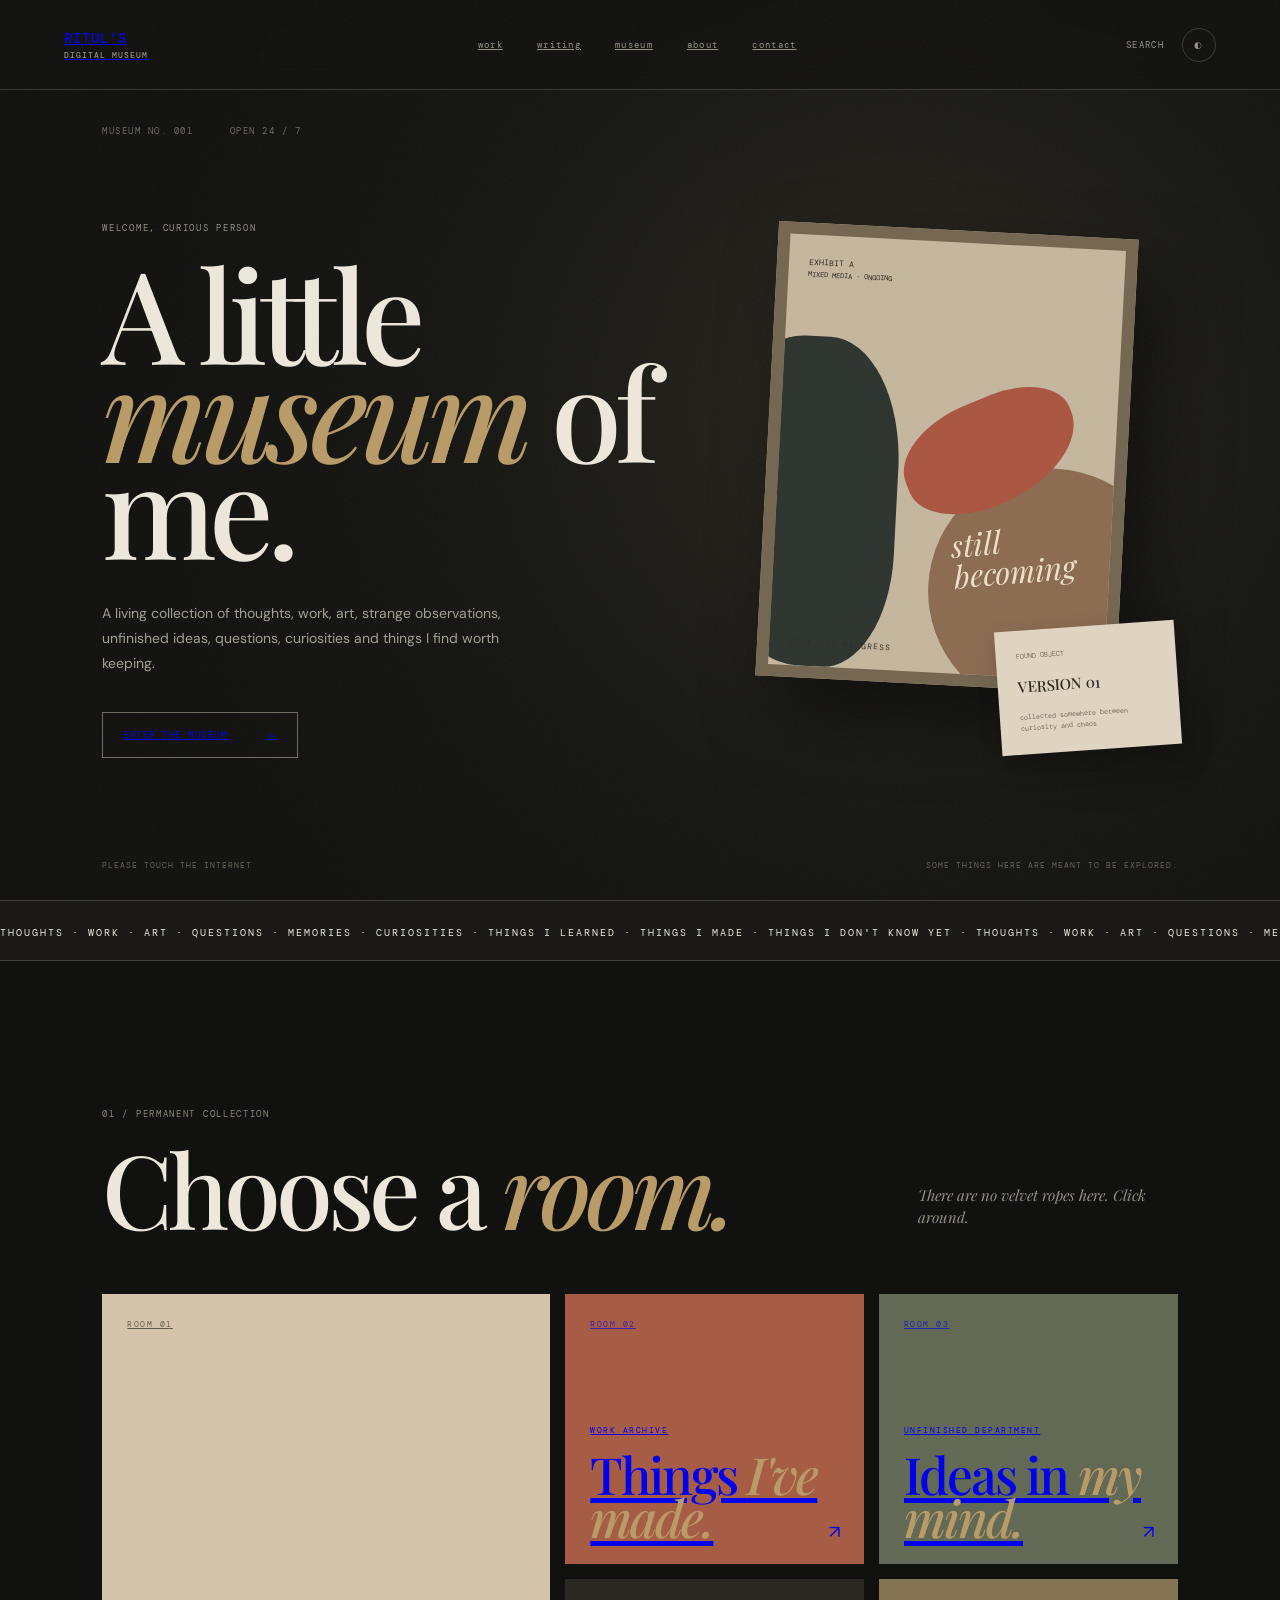
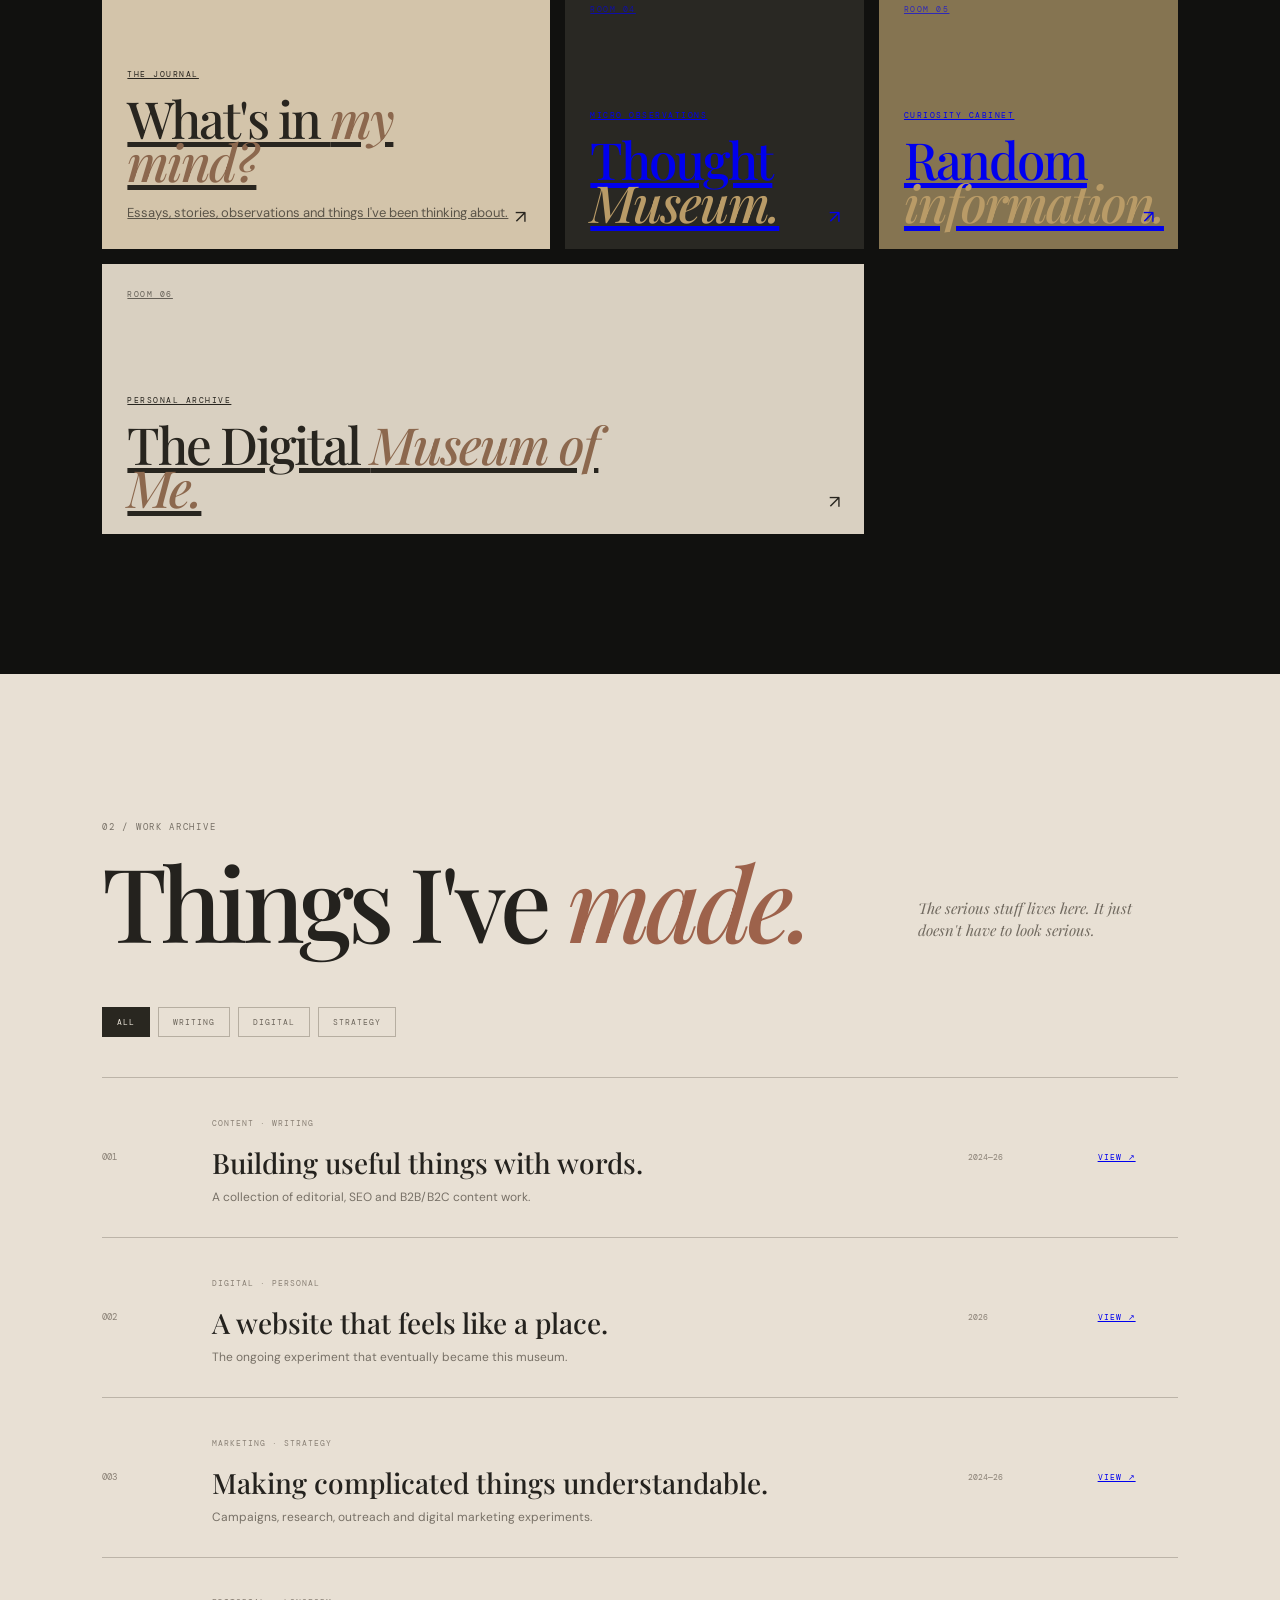
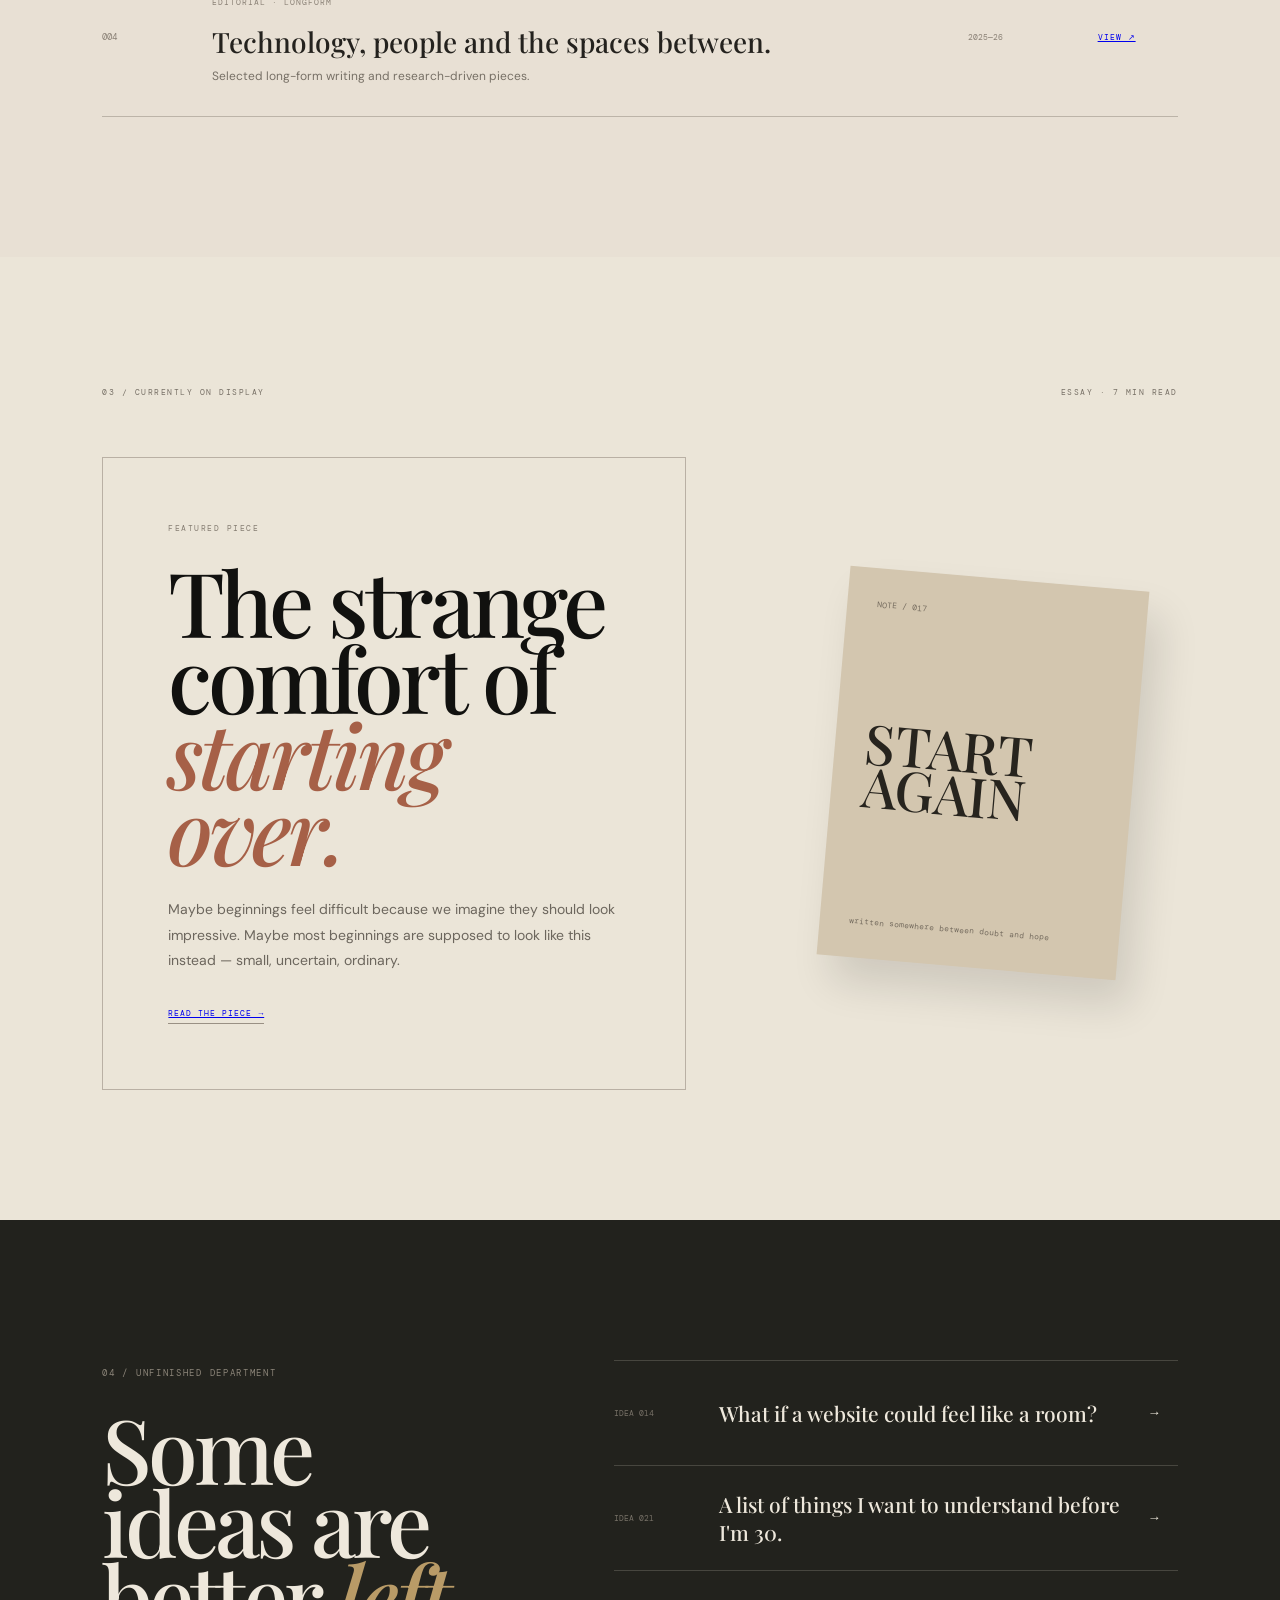
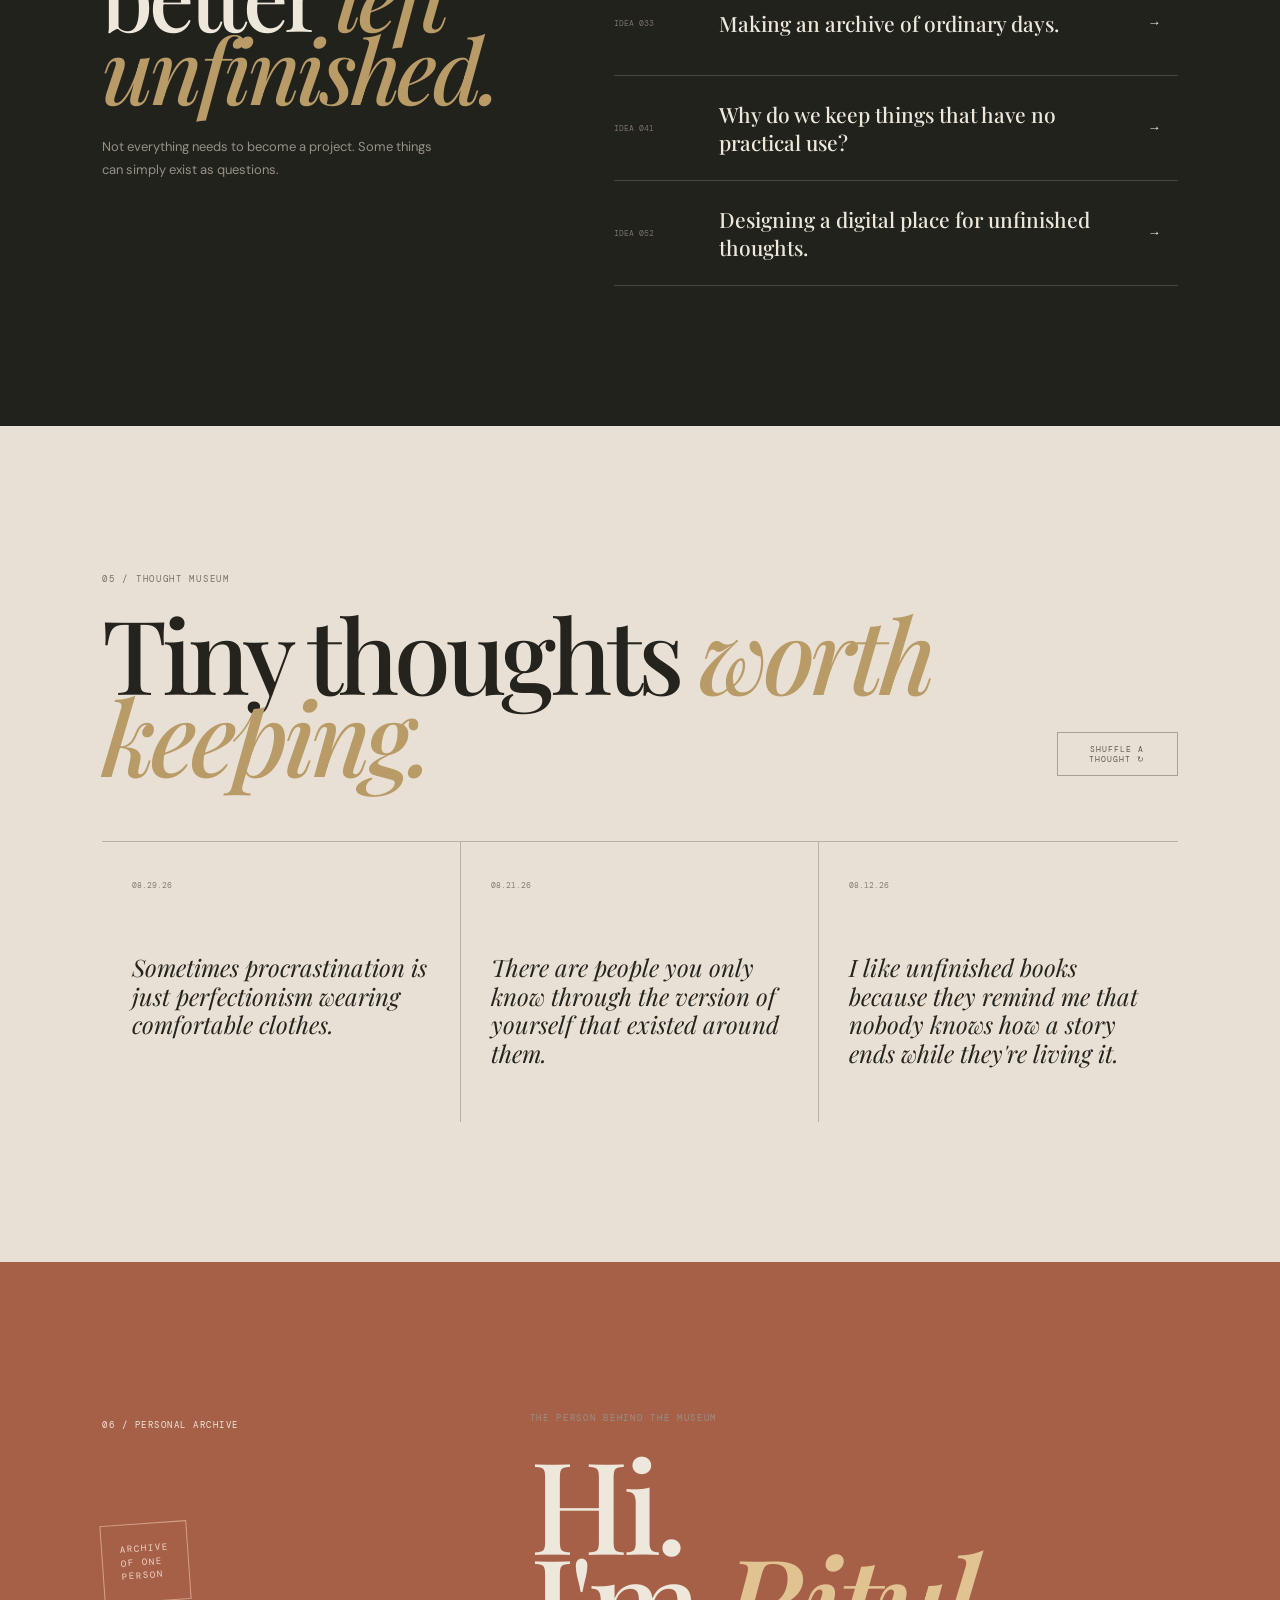
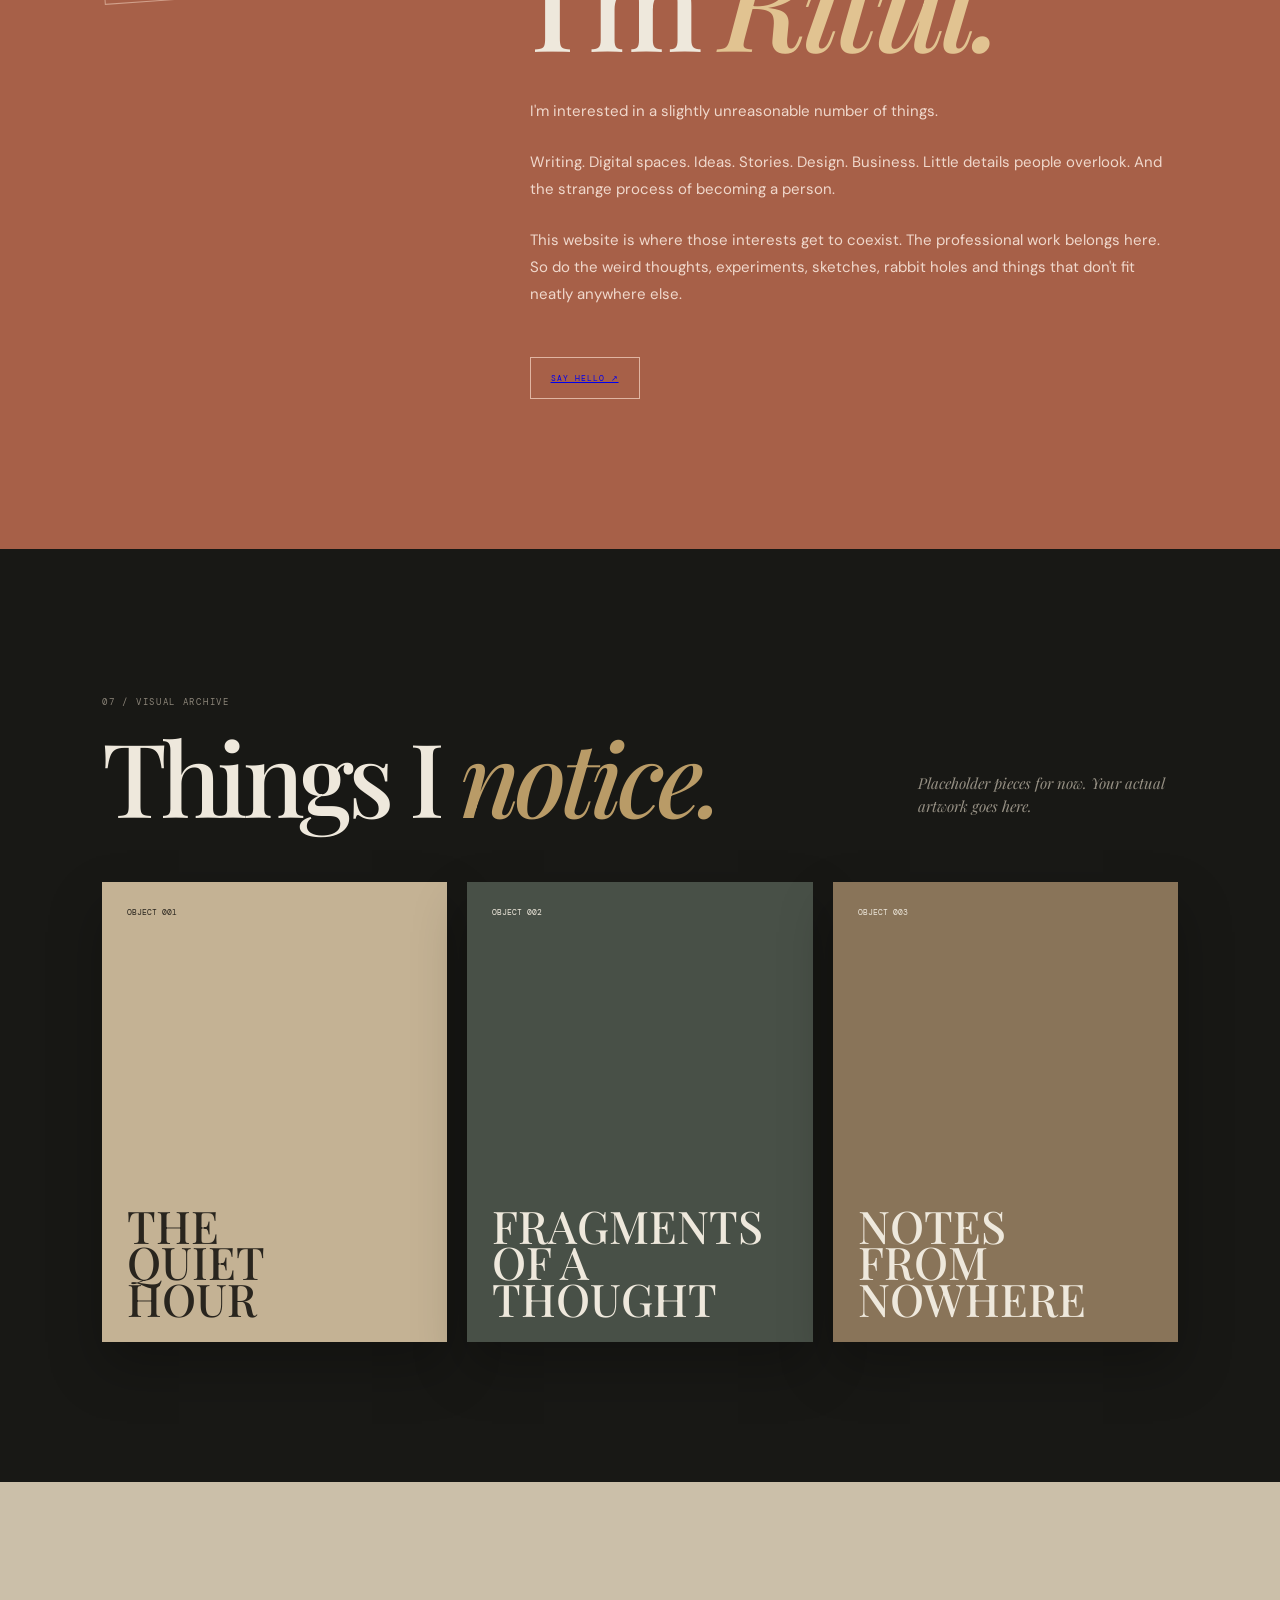
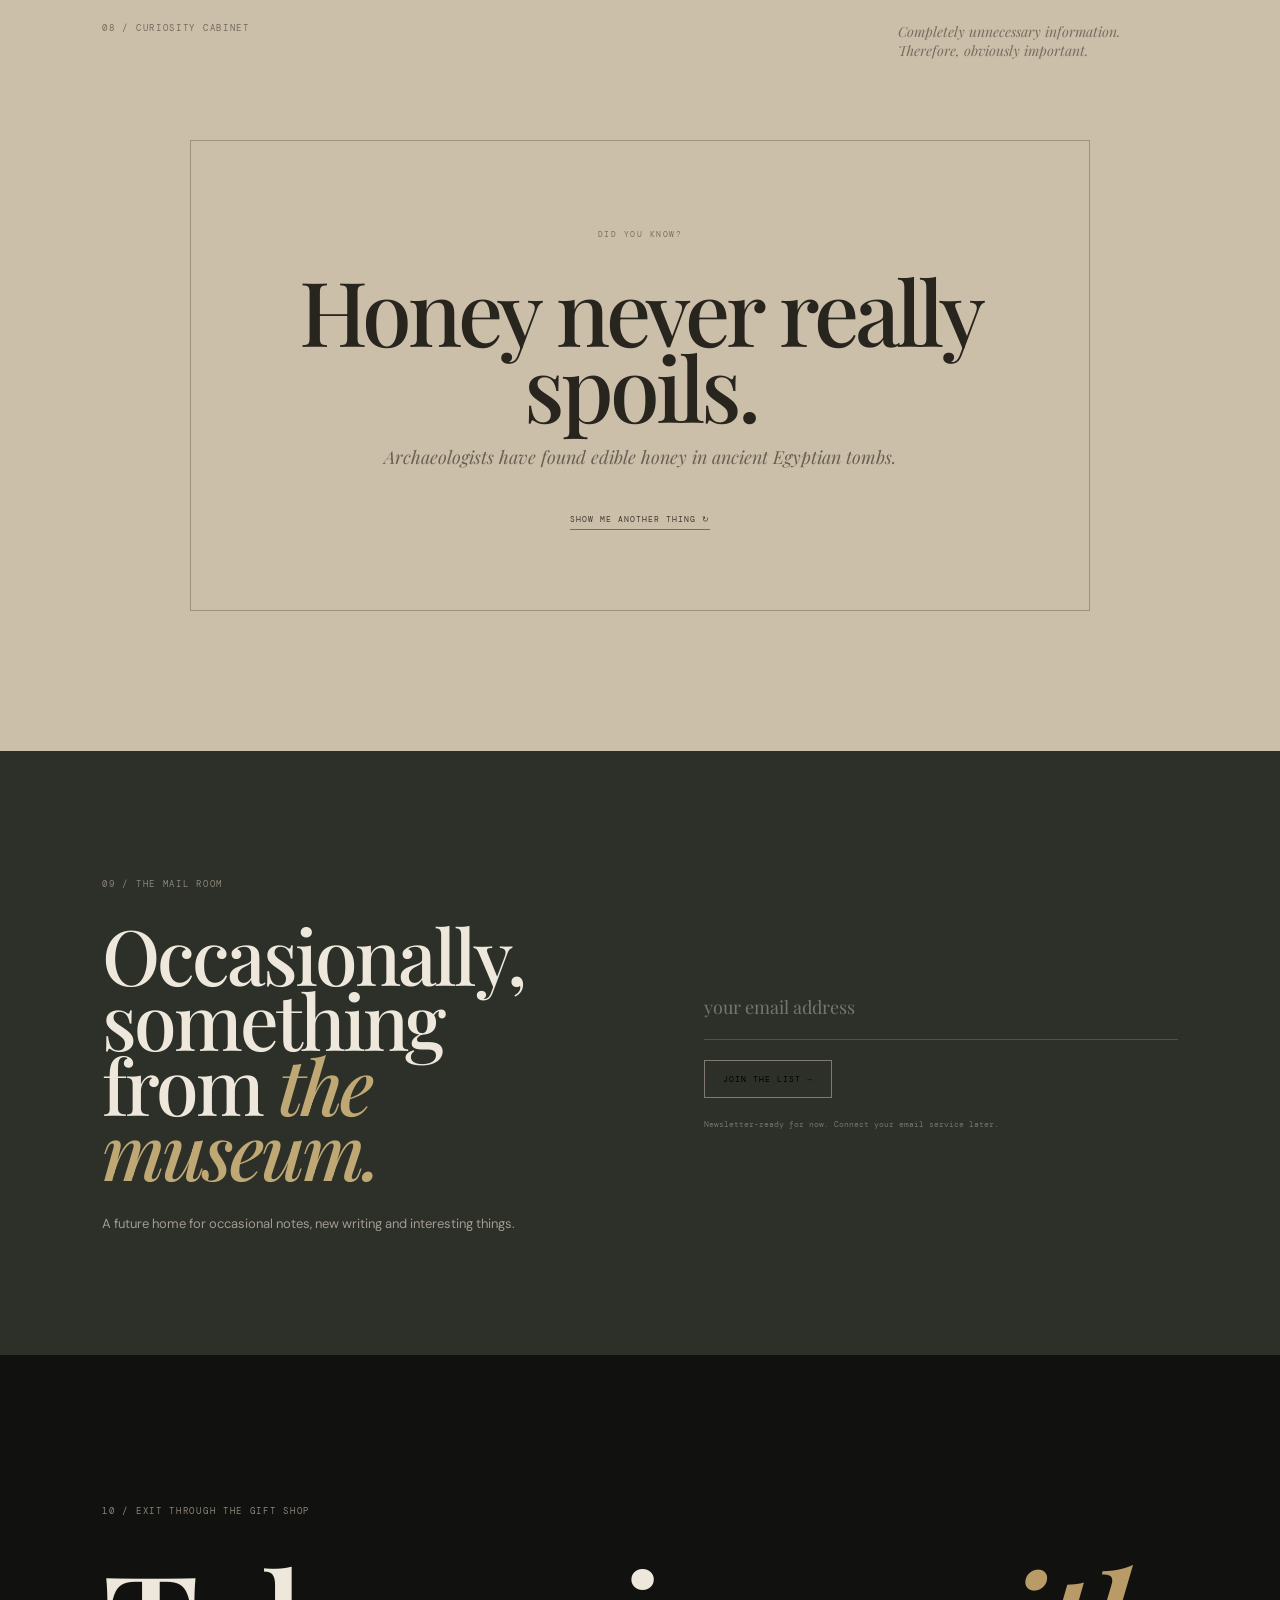
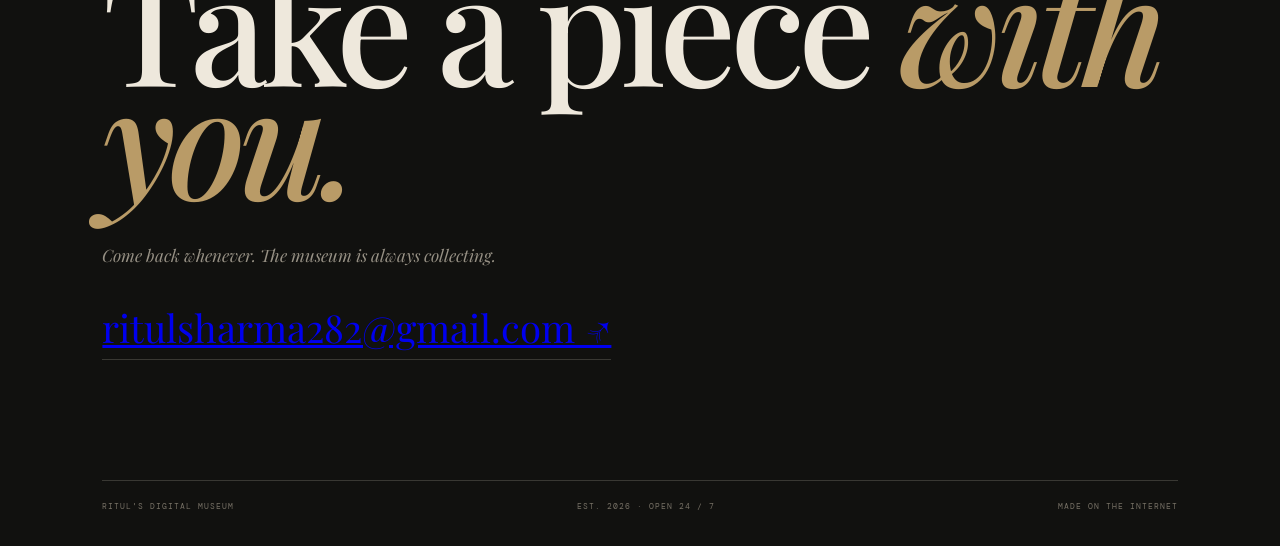
<file: index.html>
<!DOCTYPE html>
<html lang="en">
<head>
    <meta charset="UTF-8">
    <meta name="viewport" content="width=device-width, initial-scale=1.0">

    <title>Ritul's Digital Museum</title>

    <meta name="description"
          content="A little digital museum of thoughts, work, art, observations, ideas and everything in between.">

    <link rel="preconnect" href="https://fonts.googleapis.com">
    <link rel="preconnect" href="https://fonts.gstatic.com" crossorigin>

    <link href="https://fonts.googleapis.com/css2?family=DM+Mono:wght@400;500&family=DM+Sans:wght@400;500;600&family=Playfair+Display:ital,wght@0,500;0,600;1,500&display=swap"
          rel="stylesheet">

    <link rel="stylesheet" href="style.css">
</head>

<body>

<div class="grain"></div>

<header class="header">

    <a href="#home" class="logo">
        RITUL'S
        <span>DIGITAL MUSEUM</span>
    </a>

    <nav class="desktop-nav">
        <a href="#work">work</a>
        <a href="#mind">writing</a>
        <a href="#museum">museum</a>
        <a href="#about">about</a>
        <a href="#contact">contact</a>
    </nav>

    <div class="header-actions">

        <button class="search-button" id="searchOpen">
            SEARCH
        </button>

        <button class="theme-button" id="themeToggle">
            ◐
        </button>

        <button class="menu-button" id="menuButton">
            MENU
        </button>

    </div>

</header>


<!-- MOBILE MENU -->

<div class="mobile-menu" id="mobileMenu">

    <button class="mobile-close" id="mobileClose">CLOSE ×</button>

    <a href="#work">WORK</a>
    <a href="#mind">WRITING</a>
    <a href="#museum">MUSEUM</a>
    <a href="#about">ABOUT</a>
    <a href="#contact">CONTACT</a>

</div>


<!-- SEARCH -->

<div class="search-overlay" id="searchOverlay">

    <button class="search-close" id="searchClose">
        CLOSE ×
    </button>

    <div class="search-inner">

        <p class="eyebrow">THE MUSEUM SEARCH</p>

        <h2>
            What are you
            <i>looking for?</i>
        </h2>

        <input
            type="search"
            id="searchInput"
            placeholder="Try “ideas”, “writing”, “work”..."
        >

        <div id="searchResults"></div>

    </div>

</div>


<main>


<!-- =========================================
     HERO
========================================= -->

<section class="hero" id="home">

    <div class="hero-number">
        MUSEUM NO. 001
        <span>OPEN 24 / 7</span>
    </div>


    <div class="hero-copy">

        <p class="eyebrow">
            WELCOME, CURIOUS PERSON
        </p>

        <h1>
            A little
            <em>museum</em>
            of me.
        </h1>

        <p class="hero-description">
            A living collection of thoughts, work, art,
            strange observations, unfinished ideas,
            questions, curiosities and things I find
            worth keeping.
        </p>

        <a href="#museum" class="museum-button">
            ENTER THE MUSEUM
            <span>↘</span>
        </a>

    </div>


    <!-- HERO INSTALLATION -->

    <div class="hero-installation">

        <div class="art-frame">

            <div class="frame-top">
                EXHIBIT A
                <span>MIXED MEDIA · ONGOING</span>
            </div>

            <div class="abstract-shape shape-one"></div>
            <div class="abstract-shape shape-two"></div>
            <div class="abstract-shape shape-three"></div>

            <div class="frame-writing">
                still
                <br>
                becoming
            </div>

            <div class="frame-bottom">
                SELF, IN PROGRESS
            </div>

        </div>


        <div class="object-label">

            <span>FOUND OBJECT</span>

            <strong>
                VERSION 01
            </strong>

            <small>
                collected somewhere between
                curiosity and chaos
            </small>

        </div>

    </div>


    <div class="hero-footer">

        <span>
            PLEASE TOUCH THE INTERNET
        </span>

        <span>
            SOME THINGS HERE ARE MEANT TO BE EXPLORED.
        </span>

    </div>

</section>


<!-- =========================================
     MARQUEE
========================================= -->

<div class="marquee">

    <div class="marquee-track">

        THOUGHTS · WORK · ART · QUESTIONS · MEMORIES ·
        CURIOSITIES · THINGS I LEARNED · THINGS I MADE ·
        THINGS I DON'T KNOW YET ·

        THOUGHTS · WORK · ART · QUESTIONS · MEMORIES ·
        CURIOSITIES · THINGS I LEARNED · THINGS I MADE ·
        THINGS I DON'T KNOW YET ·

    </div>

</div>


<!-- =========================================
     MUSEUM MAP
========================================= -->

<section class="section museum-section" id="museum">

    <div class="section-heading">

        <div>
            <span class="section-number">01 / PERMANENT COLLECTION</span>
            <h2>
                Choose a
                <i>room.</i>
            </h2>
        </div>

        <p>
            There are no velvet ropes here.
            Click around.
        </p>

    </div>


    <div class="museum-grid">


        <a href="#mind" class="room-card room-large">

            <span class="room-number">ROOM 01</span>

            <div class="room-content">

                <small>THE JOURNAL</small>

                <h3>
                    What's in
                    <i>my mind?</i>
                </h3>

                <p>
                    Essays, stories, observations
                    and things I've been thinking about.
                </p>

            </div>

            <span class="room-arrow">↗</span>

        </a>


        <a href="#work" class="room-card room-work">

            <span class="room-number">ROOM 02</span>

            <div class="room-content">

                <small>WORK ARCHIVE</small>

                <h3>
                    Things
                    <i>I've made.</i>
                </h3>

            </div>

            <span class="room-arrow">↗</span>

        </a>


        <a href="#ideas" class="room-card room-ideas">

            <span class="room-number">ROOM 03</span>

            <div class="room-content">

                <small>UNFINISHED DEPARTMENT</small>

                <h3>
                    Ideas in
                    <i>my mind.</i>
                </h3>

            </div>

            <span class="room-arrow">↗</span>

        </a>


        <a href="#thoughts" class="room-card room-thoughts">

            <span class="room-number">ROOM 04</span>

            <div class="room-content">

                <small>MICRO OBSERVATIONS</small>

                <h3>
                    Thought
                    <i>Museum.</i>
                </h3>

            </div>

            <span class="room-arrow">↗</span>

        </a>


        <a href="#random" class="room-card room-random">

            <span class="room-number">ROOM 05</span>

            <div class="room-content">

                <small>CURIOSITY CABINET</small>

                <h3>
                    Random
                    <i>information.</i>
                </h3>

            </div>

            <span class="room-arrow">↗</span>

        </a>


        <a href="#about" class="room-card room-me">

            <span class="room-number">ROOM 06</span>

            <div class="room-content">

                <small>PERSONAL ARCHIVE</small>

                <h3>
                    The Digital
                    <i>Museum of Me.</i>
                </h3>

            </div>

            <span class="room-arrow">↗</span>

        </a>

    </div>

</section>


<!-- =========================================
     WORK
========================================= -->

<section class="section work-section" id="work">

    <div class="section-heading">

        <div>

            <span class="section-number">
                02 / WORK ARCHIVE
            </span>

            <h2>
                Things I've
                <i>made.</i>
            </h2>

        </div>

        <p>
            The serious stuff lives here.
            It just doesn't have to look serious.
        </p>

    </div>


    <div class="work-filter">

        <button class="filter active" data-filter="all">
            ALL
        </button>

        <button class="filter" data-filter="writing">
            WRITING
        </button>

        <button class="filter" data-filter="digital">
            DIGITAL
        </button>

        <button class="filter" data-filter="strategy">
            STRATEGY
        </button>

    </div>


    <div class="work-list">


        <article class="work-item" data-category="writing">

            <div class="work-index">001</div>

            <div class="work-info">

                <span>CONTENT · WRITING</span>

                <h3>
                    Building useful things
                    with words.
                </h3>

                <p>
                    A collection of editorial,
                    SEO and B2B/B2C content work.
                </p>

            </div>

            <div class="work-year">
                2024—26
            </div>

            <a href="#" class="work-open">
                VIEW ↗
            </a>

        </article>


        <article class="work-item" data-category="digital">

            <div class="work-index">002</div>

            <div class="work-info">

                <span>DIGITAL · PERSONAL</span>

                <h3>
                    A website that feels
                    like a place.
                </h3>

                <p>
                    The ongoing experiment that
                    eventually became this museum.
                </p>

            </div>

            <div class="work-year">
                2026
            </div>

            <a href="#" class="work-open">
                VIEW ↗
            </a>

        </article>


        <article class="work-item" data-category="strategy">

            <div class="work-index">003</div>

            <div class="work-info">

                <span>MARKETING · STRATEGY</span>

                <h3>
                    Making complicated
                    things understandable.
                </h3>

                <p>
                    Campaigns, research, outreach and
                    digital marketing experiments.
                </p>

            </div>

            <div class="work-year">
                2024—26
            </div>

            <a href="#" class="work-open">
                VIEW ↗
            </a>

        </article>


        <article class="work-item" data-category="writing">

            <div class="work-index">004</div>

            <div class="work-info">

                <span>EDITORIAL · LONGFORM</span>

                <h3>
                    Technology,
                    people and the spaces between.
                </h3>

                <p>
                    Selected long-form writing and
                    research-driven pieces.
                </p>

            </div>

            <div class="work-year">
                2025—26
            </div>

            <a href="#" class="work-open">
                VIEW ↗
            </a>

        </article>

    </div>

</section>


<!-- =========================================
     FEATURED ARTICLE
========================================= -->

<section class="featured-section" id="mind">

    <div class="featured-inner">

        <div class="featured-meta">

            <span>
                03 / CURRENTLY ON DISPLAY
            </span>

            <span>
                ESSAY · 7 MIN READ
            </span>

        </div>


        <div class="featured-layout">

            <div class="featured-text">

                <p class="piece-label">
                    FEATURED PIECE
                </p>

                <h2>
                    The strange comfort
                    of <i>starting over.</i>
                </h2>

                <p>
                    Maybe beginnings feel difficult because
                    we imagine they should look impressive.

                    Maybe most beginnings are supposed to
                    look like this instead — small, uncertain,
                    ordinary.
                </p>

                <a href="article.html" class="read-link">
                    READ THE PIECE →
                </a>

            </div>


            <div class="featured-object">

                <div class="paper">

                    <span>
                        NOTE / 017
                    </span>

                    <strong>
                        START
                        <br>
                        AGAIN
                    </strong>

                    <small>
                        written somewhere
                        between doubt
                        and hope
                    </small>

                </div>

            </div>

        </div>

    </div>

</section>


<!-- =========================================
     IDEAS
========================================= -->

<section class="section ideas-section" id="ideas">

    <div class="ideas-intro">

        <span class="section-number">
            04 / UNFINISHED DEPARTMENT
        </span>

        <h2>
            Some ideas
            are better
            <i>left unfinished.</i>
        </h2>

        <p>
            Not everything needs to become a project.
            Some things can simply exist as questions.
        </p>

    </div>


    <div class="ideas-list">

        <button class="idea-row">

            <span>IDEA 014</span>

            <strong>
                What if a website could feel like a room?
            </strong>

            <i>→</i>

        </button>


        <button class="idea-row">

            <span>IDEA 021</span>

            <strong>
                A list of things I want to understand before I'm 30.
            </strong>

            <i>→</i>

        </button>


        <button class="idea-row">

            <span>IDEA 033</span>

            <strong>
                Making an archive of ordinary days.
            </strong>

            <i>→</i>

        </button>


        <button class="idea-row">

            <span>IDEA 041</span>

            <strong>
                Why do we keep things that have no practical use?
            </strong>

            <i>→</i>

        </button>


        <button class="idea-row">

            <span>IDEA 052</span>

            <strong>
                Designing a digital place for unfinished thoughts.
            </strong>

            <i>→</i>

        </button>

    </div>

</section>


<!-- =========================================
     THOUGHT MUSEUM
========================================= -->

<section class="section thought-section" id="thoughts">

    <div class="section-heading">

        <div>

            <span class="section-number">
                05 / THOUGHT MUSEUM
            </span>

            <h2>
                Tiny thoughts
                <i>worth keeping.</i>
            </h2>

        </div>

        <button class="shuffle-button" id="shuffleThought">
            SHUFFLE A THOUGHT ↻
        </button>

    </div>


    <div class="thought-grid">


        <article class="thought-card">

            <span>08.29.26</span>

            <p>
                Sometimes procrastination is just
                perfectionism wearing comfortable clothes.
            </p>

        </article>


        <article class="thought-card">

            <span>08.21.26</span>

            <p>
                There are people you only know through
                the version of yourself that existed around them.
            </p>

        </article>


        <article class="thought-card">

            <span>08.12.26</span>

            <p>
                I like unfinished books because they remind
                me that nobody knows how a story ends while
                they're living it.
            </p>

        </article>


        <article class="thought-card hidden-thought">

            <span>07.30.26</span>

            <p>
                Maybe collecting things is just another
                way of paying attention.
            </p>

        </article>


        <article class="thought-card hidden-thought">

            <span>07.17.26</span>

            <p>
                Some places become important because of
                who we were when we stood inside them.
            </p>

        </article>

    </div>

</section>


<!-- =========================================
     DIGITAL MUSEUM OF ME
========================================= -->

<section class="me-section" id="about">

    <div class="me-inner">

        <div class="me-label">

            <span>
                06 / PERSONAL ARCHIVE
            </span>

            <div class="archive-stamp">
                ARCHIVE
                <br>
                OF ONE
                <br>
                PERSON
            </div>

        </div>


        <div class="me-content">

            <p class="eyebrow">
                THE PERSON BEHIND THE MUSEUM
            </p>

            <h2>
                Hi.
                <br>
                I'm <i>Ritul.</i>
            </h2>

            <p>
                I'm interested in a slightly unreasonable
                number of things.
            </p>

            <p>
                Writing. Digital spaces. Ideas. Stories.
                Design. Business. Little details people
                overlook. And the strange process of
                becoming a person.
            </p>

            <p>
                This website is where those interests get
                to coexist. The professional work belongs
                here. So do the weird thoughts, experiments,
                sketches, rabbit holes and things that don't
                fit neatly anywhere else.
            </p>

            <a href="#contact" class="outline-button">
                SAY HELLO ↗
            </a>

        </div>

    </div>

</section>


<!-- =========================================
     ARTWORK
========================================= -->

<section class="section artwork-section" id="art">

    <div class="section-heading">

        <div>

            <span class="section-number">
                07 / VISUAL ARCHIVE
            </span>

            <h2>
                Things I
                <i>notice.</i>
            </h2>

        </div>

        <p>
            Placeholder pieces for now.
            Your actual artwork goes here.
        </p>

    </div>


    <div class="artwork-grid">

        <div class="art-card art-one">

            <span>OBJECT 001</span>

            <strong>
                THE
                <br>
                QUIET
                <br>
                HOUR
            </strong>

        </div>


        <div class="art-card art-two">

            <span>OBJECT 002</span>

            <strong>
                FRAGMENTS
                <br>
                OF A
                <br>
                THOUGHT
            </strong>

        </div>


        <div class="art-card art-three">

            <span>OBJECT 003</span>

            <strong>
                NOTES
                <br>
                FROM
                <br>
                NOWHERE
            </strong>

        </div>

    </div>

</section>


<!-- =========================================
     CURIOSITY CABINET
========================================= -->

<section class="section random-section" id="random">

    <div class="random-label">

        <span class="section-number">
            08 / CURIOSITY CABINET
        </span>

        <p>
            Completely unnecessary information.
            Therefore, obviously important.
        </p>

    </div>


    <div class="random-display">

        <span>
            DID YOU KNOW?
        </span>

        <h2 id="randomFact">
            Honey never really spoils.
        </h2>

        <p id="randomExplanation">
            Archaeologists have found edible honey
            in ancient Egyptian tombs.
        </p>

        <button id="randomButton">
            SHOW ME ANOTHER THING ↻
        </button>

    </div>

</section>


<!-- =========================================
     NEWSLETTER
========================================= -->

<section class="newsletter">

    <div>

        <span class="section-number">
            09 / THE MAIL ROOM
        </span>

        <h2>
            Occasionally,
            something from
            <i>the museum.</i>
        </h2>

        <p>
            A future home for occasional notes,
            new writing and interesting things.
        </p>

    </div>


    <form id="newsletterForm">

        <input
            type="email"
            placeholder="your email address"
            required
        >

        <button type="submit">
            JOIN THE LIST →
        </button>

        <small id="newsletterMessage">
            Newsletter-ready for now.
            Connect your email service later.
        </small>

    </form>

</section>


<!-- =========================================
     CONTACT
========================================= -->

<section class="contact-section" id="contact">

    <span class="section-number">
        10 / EXIT THROUGH THE GIFT SHOP
    </span>

    <h2>
        Take a piece
        <i>with you.</i>
    </h2>

    <p>
        Come back whenever.
        The museum is always collecting.
    </p>

    <a href="https://mail.google.com/mail/?view=cm&fs=1&to=ritulsharma282@gmail.com" target="_blank">
    ritulsharma282@gmail.com ↗
</a>


    <footer>

        <span>
            RITUL'S DIGITAL MUSEUM
        </span>

        <span>
            EST. 2026 · OPEN 24 / 7
        </span>

        <span>
            MADE ON THE INTERNET
        </span>

    </footer>

</section>


</main>


<script src="script.js"></script>

</body>
</html>
</file>
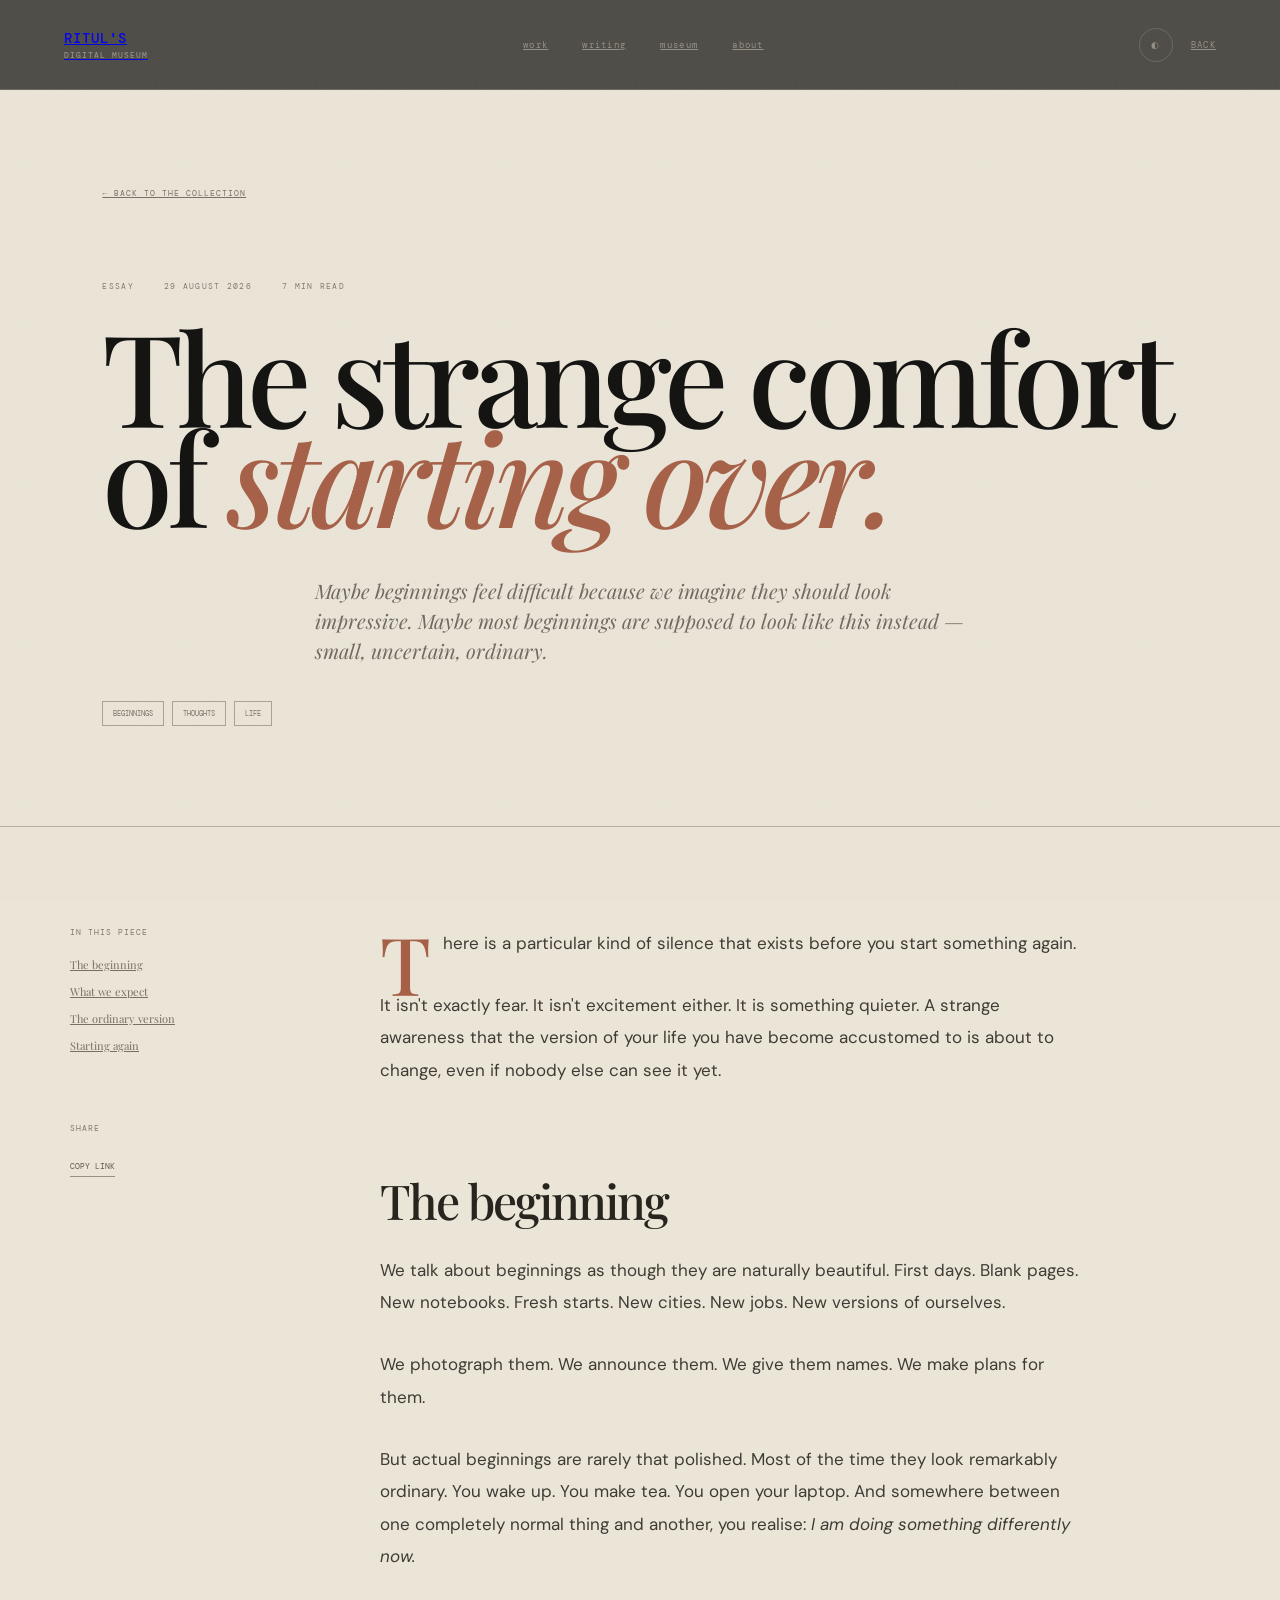
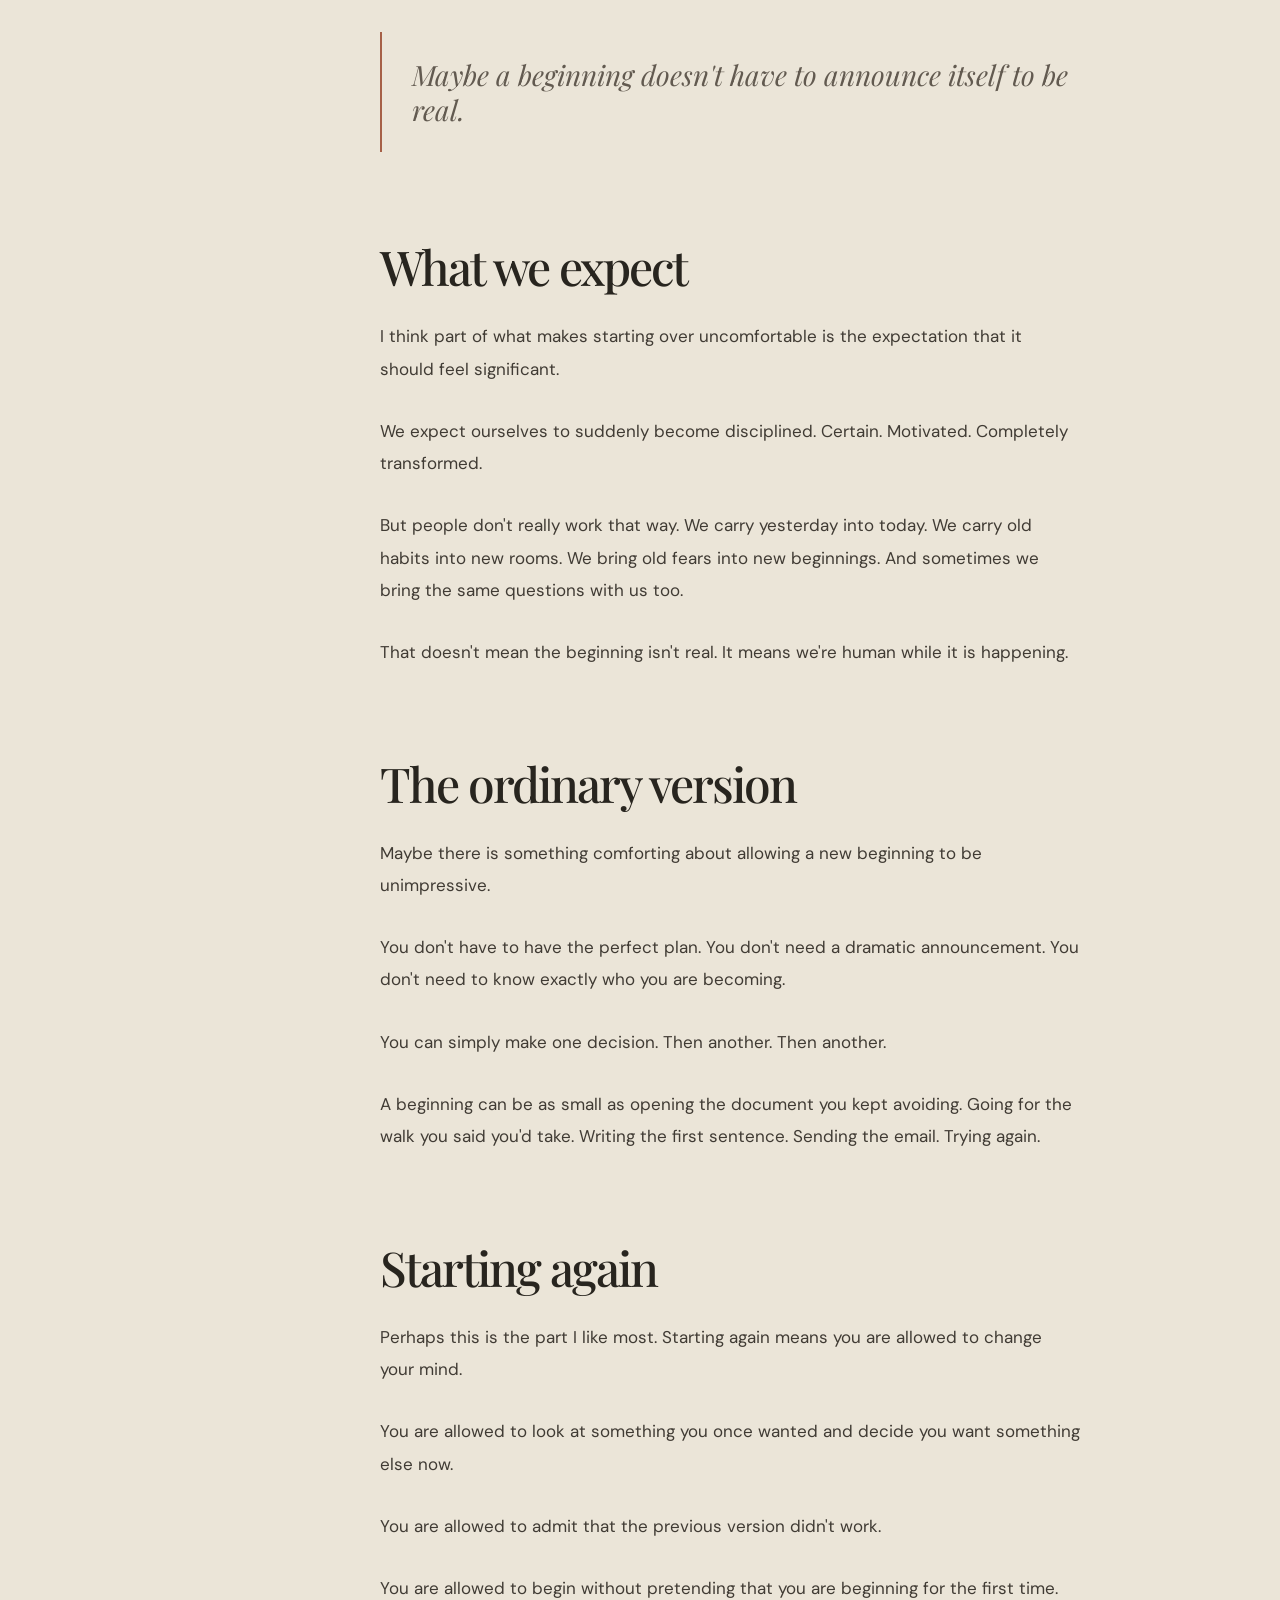
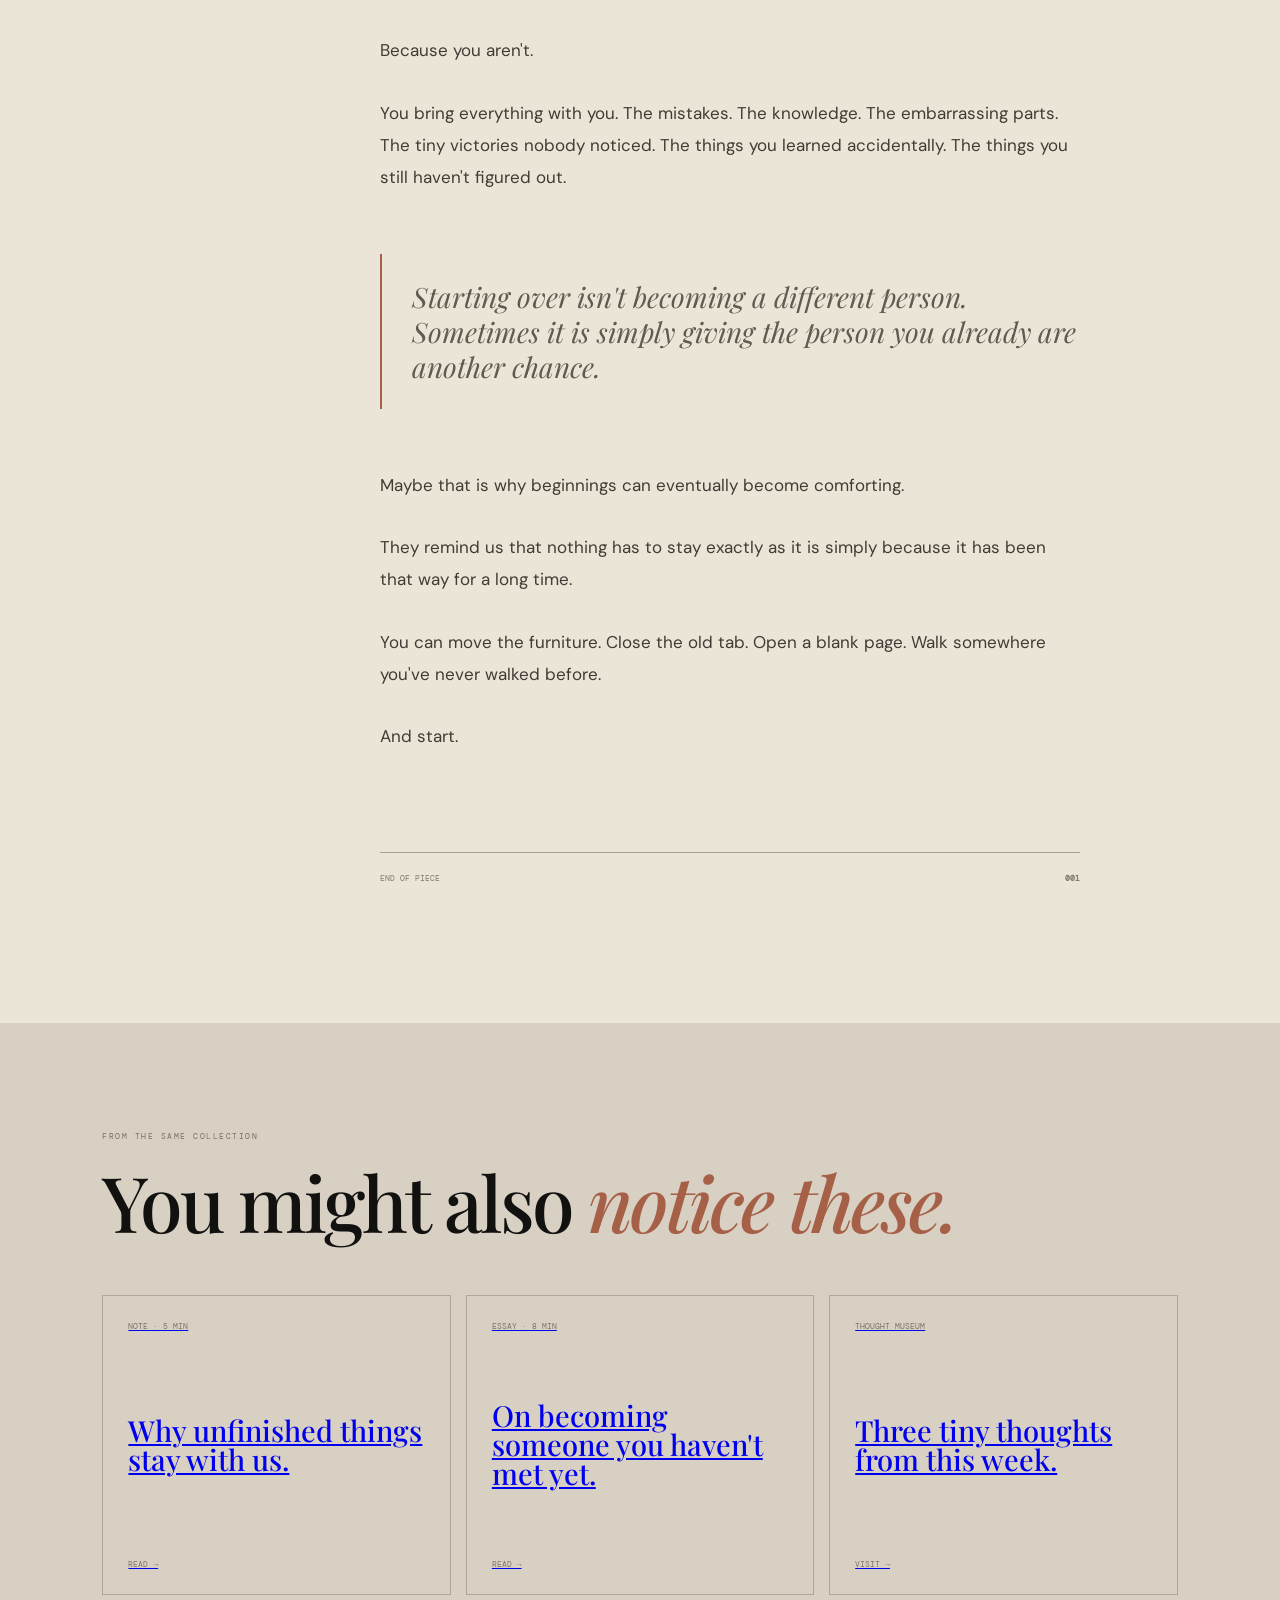
<file: article.html>
<!DOCTYPE html>
<html lang="en">

<head>

    <meta charset="UTF-8">

    <meta name="viewport"
          content="width=device-width, initial-scale=1.0">

    <title>The strange comfort of starting over — Ritul's Digital Museum</title>

    <meta name="description"
          content="A short essay about beginnings, uncertainty and starting over.">

    <link rel="preconnect"
          href="https://fonts.googleapis.com">

    <link rel="preconnect"
          href="https://fonts.gstatic.com"
          crossorigin>

    <link href="https://fonts.googleapis.com/css2?family=DM+Mono:wght@400;500&family=DM+Sans:wght@400;500;600&family=Playfair+Display:ital,wght@0,500;0,600;1,500&display=swap"
          rel="stylesheet">

    <link rel="stylesheet" href="style.css">

</head>


<body>

<div class="grain"></div>


<header class="header">

    <a href="index.html" class="logo">

        RITUL'S

        <span>
            DIGITAL MUSEUM
        </span>

    </a>


    <nav class="desktop-nav">

        <a href="index.html#work">
            work
        </a>

        <a href="index.html#mind">
            writing
        </a>

        <a href="index.html#museum">
            museum
        </a>

        <a href="index.html#about">
            about
        </a>

    </nav>


    <div class="header-actions">

        <button
            class="theme-button"
            id="themeToggle">
            ◐
        </button>

        <a
            href="index.html"
            class="menu-button"
            style="display:block;">
            BACK
        </a>

    </div>

</header>


<main class="article-page">


    <!-- ARTICLE HEADER -->

    <section class="article-header">

        <div class="article-back">

            <a href="index.html#mind">
                ← BACK TO THE COLLECTION
            </a>

        </div>


        <div class="article-meta">

            <span>
                ESSAY
            </span>

            <span>
                29 AUGUST 2026
            </span>

            <span>
                7 MIN READ
            </span>

        </div>


        <h1>

            The strange comfort
            of <i>starting over.</i>

        </h1>


        <p class="article-deck">

            Maybe beginnings feel difficult because
            we imagine they should look impressive.

            Maybe most beginnings are supposed to look
            like this instead — small, uncertain, ordinary.

        </p>


        <div class="article-tags">

            <span>BEGINNINGS</span>
            <span>THOUGHTS</span>
            <span>LIFE</span>

        </div>

    </section>


    <!-- ARTICLE CONTENT -->

    <section class="article-layout">


        <aside class="article-sidebar">

            <div class="toc">

                <span>
                    IN THIS PIECE
                </span>

                <a href="#beginning">
                    The beginning
                </a>

                <a href="#expectation">
                    What we expect
                </a>

                <a href="#ordinary">
                    The ordinary version
                </a>

                <a href="#again">
                    Starting again
                </a>

            </div>


            <div class="share">

                <span>
                    SHARE
                </span>

                <button id="copyLink">
                    COPY LINK
                </button>

            </div>

        </aside>


        <article class="article-content">


            <p class="drop-cap">

                There is a particular kind of silence that
                exists before you start something again.

            </p>


            <p>

                It isn't exactly fear.

                It isn't excitement either.

                It is something quieter.

                A strange awareness that the version of
                your life you have become accustomed to
                is about to change, even if nobody else
                can see it yet.

            </p>


            <h2 id="beginning">
                The beginning
            </h2>


            <p>

                We talk about beginnings as though they
                are naturally beautiful.

                First days.

                Blank pages.

                New notebooks.

                Fresh starts.

                New cities.

                New jobs.

                New versions of ourselves.

            </p>


            <p>

                We photograph them.

                We announce them.

                We give them names.

                We make plans for them.

            </p>


            <p>

                But actual beginnings are rarely that
                polished.

                Most of the time they look remarkably
                ordinary.

                You wake up.

                You make tea.

                You open your laptop.

                And somewhere between one completely
                normal thing and another, you realise:

                <em>
                    I am doing something differently now.
                </em>

            </p>


            <blockquote>

                Maybe a beginning doesn't have to
                announce itself to be real.

            </blockquote>


            <h2 id="expectation">
                What we expect
            </h2>


            <p>

                I think part of what makes starting over
                uncomfortable is the expectation that it
                should feel significant.

            </p>


            <p>

                We expect ourselves to suddenly become
                disciplined.

                Certain.

                Motivated.

                Completely transformed.

            </p>


            <p>

                But people don't really work that way.

                We carry yesterday into today.

                We carry old habits into new rooms.

                We bring old fears into new beginnings.

                And sometimes we bring the same questions
                with us too.

            </p>


            <p>

                That doesn't mean the beginning isn't real.

                It means we're human while it is happening.

            </p>


            <h2 id="ordinary">
                The ordinary version
            </h2>


            <p>

                Maybe there is something comforting about
                allowing a new beginning to be unimpressive.

            </p>


            <p>

                You don't have to have the perfect plan.

                You don't need a dramatic announcement.

                You don't need to know exactly who you
                are becoming.

            </p>


            <p>

                You can simply make one decision.

                Then another.

                Then another.

            </p>


            <p>

                A beginning can be as small as opening
                the document you kept avoiding.

                Going for the walk you said you'd take.

                Writing the first sentence.

                Sending the email.

                Trying again.

            </p>


            <h2 id="again">
                Starting again
            </h2>


            <p>

                Perhaps this is the part I like most.

                Starting again means you are allowed to
                change your mind.

            </p>


            <p>

                You are allowed to look at something you
                once wanted and decide you want something
                else now.

            </p>


            <p>

                You are allowed to admit that the previous
                version didn't work.

            </p>


            <p>

                You are allowed to begin without pretending
                that you are beginning for the first time.

            </p>


            <p>

                Because you aren't.

            </p>


            <p>

                You bring everything with you.

                The mistakes.

                The knowledge.

                The embarrassing parts.

                The tiny victories nobody noticed.

                The things you learned accidentally.

                The things you still haven't figured out.

            </p>


            <blockquote>

                Starting over isn't becoming a different
                person. Sometimes it is simply giving the
                person you already are another chance.

            </blockquote>


            <p>

                Maybe that is why beginnings can eventually
                become comforting.

            </p>


            <p>

                They remind us that nothing has to stay
                exactly as it is simply because it has been
                that way for a long time.

            </p>


            <p>

                You can move the furniture.

                Close the old tab.

                Open a blank page.

                Walk somewhere you've never walked before.

            </p>


            <p>

                And start.

            </p>


            <div class="article-end">

                <span>
                    END OF PIECE
                </span>

                <strong>
                    001
                </strong>

            </div>


        </article>

    </section>


    <!-- RELATED -->

    <section class="related">

        <div class="related-heading">

            <span>
                FROM THE SAME COLLECTION
            </span>

            <h2>
                You might also
                <i>notice these.</i>
            </h2>

        </div>


        <div class="related-grid">

            <a href="#" class="related-card">

                <span>
                    NOTE · 5 MIN
                </span>

                <h3>
                    Why unfinished things
                    stay with us.
                </h3>

                <small>
                    READ →
                </small>

            </a>


            <a href="#" class="related-card">

                <span>
                    ESSAY · 8 MIN
                </span>

                <h3>
                    On becoming someone
                    you haven't met yet.
                </h3>

                <small>
                    READ →
                </small>

            </a>


            <a href="index.html#thoughts"
               class="related-card">

                <span>
                    THOUGHT MUSEUM
                </span>

                <h3>
                    Three tiny thoughts
                    from this week.
                </h3>

                <small>
                    VISIT →
                </small>

            </a>

        </div>

    </section>


</main>


<script src="script.js"></script>


<script>

const copyButton =
    document.getElementById("copyLink");


if (copyButton) {

    copyButton.addEventListener("click", async function () {

        try {

            await navigator.clipboard.writeText(
                window.location.href
            );

            copyButton.textContent =
                "COPIED ✓";

            setTimeout(function () {

                copyButton.textContent =
                    "COPY LINK";

            }, 1800);

        } catch {

            copyButton.textContent =
                "COPY FAILED";

        }

    });

}

</script>


<style>

.article-page {
    background: var(--cream);
    color: var(--black);
}


/* ARTICLE HEADER */

.article-header {
    padding: 180px 8vw 100px;

    border-bottom: 1px solid #b8b0a3;
}


.article-back a {
    font: 8px var(--mono);

    letter-spacing: 1px;

    color: #777066;
}


.article-meta {
    max-width: 1100px;

    margin: 80px auto 35px;

    display: flex;

    gap: 30px;

    color: #827a70;

    font: 8px var(--mono);

    letter-spacing: 1.3px;
}


.article-header h1 {
    max-width: 1100px;

    margin: auto;

    font: 500 clamp(70px,10vw,150px)/.78 var(--serif);

    letter-spacing: -6px;
}


.article-header h1 i {
    color: #a66047;
}


.article-deck {
    max-width: 650px;

    margin: 50px auto 35px;

    color: #70695f;

    font: italic 20px/1.5 var(--serif);
}


.article-tags {
    max-width: 1100px;

    margin: auto;

    display: flex;

    gap: 8px;
}


.article-tags span {
    padding: 7px 10px;

    border: 1px solid #aaa196;

    color: #777066;

    font: 7px var(--mono);
}


/* ARTICLE BODY */

.article-layout {
    max-width: 1200px;

    margin: auto;

    padding: 100px 30px 140px;

    display: grid;

    grid-template-columns: 220px 1fr;

    gap: 90px;
}


.article-sidebar {
    position: sticky;

    top: 120px;

    height: max-content;
}


.toc > span,
.share > span {
    display: block;

    margin-bottom: 20px;

    color: #81796e;

    font: 8px var(--mono);

    letter-spacing: 1px;
}


.toc a {
    display: block;

    margin: 12px 0;

    color: #777066;

    font: 11px var(--serif);
}


.share {
    margin-top: 70px;
}


.share button {
    border: 0;

    border-bottom: 1px solid #999084;

    background: none;

    padding-bottom: 5px;

    color: #5f584f;

    font: 8px var(--mono);

    cursor: pointer;
}


.article-content {
    max-width: 700px;

    font-size: 17px;

    line-height: 1.9;

    color: #403b34;
}


.article-content p {
    margin-bottom: 30px;
}


.article-content .drop-cap:first-letter {
    float: left;

    padding: 10px 12px 0 0;

    color: #a66047;

    font: 500 80px/.65 var(--serif);
}


.article-content h2 {
    margin: 90px 0 30px;

    font: 500 48px/1 var(--serif);

    letter-spacing: -2px;

    color: #28251f;
}


.article-content blockquote {
    margin: 60px 0;

    padding: 25px 0 25px 30px;

    border-left: 2px solid #a66047;

    font: italic 28px/1.25 var(--serif);

    color: #625a50;
}


.article-end {
    margin-top: 100px;

    padding-top: 20px;

    display: flex;

    justify-content: space-between;

    border-top: 1px solid #aaa196;

    color: #81796e;

    font: 8px var(--mono);
}


/* RELATED */

.related {
    padding: 100px 8vw 140px;

    background: #d8d0c2;
}


.related-heading > span {
    color: #777066;

    font: 8px var(--mono);

    letter-spacing: 1.5px;
}


.related-heading h2 {
    margin: 25px 0 60px;

    font: 500 clamp(50px,6vw,85px)/.85 var(--serif);

    letter-spacing: -3px;
}


.related-heading h2 i {
    color: #a66047;
}


.related-grid {
    display: grid;

    grid-template-columns: repeat(3,1fr);

    gap: 15px;
}


.related-card {
    min-height: 300px;

    padding: 25px;

    display: flex;

    flex-direction: column;

    justify-content: space-between;

    border: 1px solid #b0a79b;

    transition: .3s;
}


.related-card:hover {
    transform: translateY(-6px);

    background: #e3dbce;
}


.related-card span,
.related-card small {
    color: #7c7469;

    font: 8px var(--mono);
}


.related-card h3 {
    font: 500 29px/1 var(--serif);
}


@media (max-width: 800px) {

    .article-header {
        padding: 130px 7vw 70px;
    }


    .article-meta {
        flex-wrap: wrap;

        margin-top: 60px;
    }


    .article-header h1 {
        font-size: 70px;
    }


    .article-layout {
        display: block;

        padding: 70px 7vw 100px;
    }


    .article-sidebar {
        position: static;

        margin-bottom: 60px;
    }


    .toc {
        display: none;
    }


    .share {
        margin-top: 0;
    }


    .article-content {
        font-size: 16px;
    }


    .related-grid {
        grid-template-columns: 1fr;
    }

}

</style>

</body>

</html>
</file>
<file: style.css>
:root {

    --black: #11110f;
    --charcoal: #181815;
    --charcoal-2: #22221d;

    --cream: #ebe5d8;
    --cream-2: #ded5c6;

    --text: #eee8dc;
    --muted: #969084;

    --rust: #a75d45;
    --olive: #626955;
    --ochre: #857451;
    --paper: #d9d0c0;

    --line: rgba(235,229,216,.18);

    --serif: "Playfair Display", Georgia, serif;
    --sans: "DM Sans", Arial, sans-serif;
    --mono: "DM Mono", monospace;

    --transition: .35s cubic-bezier(.22,.61,.36,1);
}


* {
    box-sizing: border-box;
    margin: 0;
    padding: 0;
}


html {
    scroll-behavior: smooth;
}


body {
    background: var(--black);
    color: var(--text);

    font-family: var(--sans);

    overflow-x: hidden;

    transition:
        background .4s,
        color .4s;
}


body.light {
    --black: #e9e1d4;
    --charcoal: #ddd4c6;
    --charcoal-2: #d2c9ba;

    --cream: #201f1b;
    --cream-2: #35312a;

    --text: #201f1b;
    --muted: #716b61;

    --line: rgba(32,31,27,.2);
}


body.light .header {
    background: rgba(233,225,212,.82);
}


body.light .mobile-menu,
body.light .search-overlay {
    background: #e9e1d4;
}


body.light .hero {
    background:
        radial-gradient(
            circle at 70% 45%,
            #d5cbbb,
            #e9e1d4 58%
        );
}


body.light .featured-section {
    background: #ddd4c6;
}


body.light .contact-section {
    background: #d5cdbf;
}


body.light .marquee {
    background: #d5ccbd;
}


/* GRAIN */

.grain {
    position: fixed;

    inset: 0;

    pointer-events: none;

    z-index: 100;

    opacity: .045;

    background-image:
        url("data:image/svg+xml,%3Csvg xmlns='http://www.w3.org/2000/svg' width='160' height='160'%3E%3Cfilter id='n'%3E%3CfeTurbulence type='fractalNoise' baseFrequency='.8' numOctaves='4' stitchTiles='stitch'/%3E%3C/filter%3E%3Crect width='100%25' height='100%25' filter='url(%23n)'/%3E%3C/svg%3E");
}


/* HEADER */

.header {
    height: 90px;

    padding: 0 5vw;

    display: flex;
    align-items: center;
    justify-content: space-between;

    position: fixed;

    top: 0;
    left: 0;
    right: 0;

    z-index: 80;

    background: rgba(17,17,15,.72);

    backdrop-filter: blur(14px);

    border-bottom: 1px solid var(--line);
}


.logo {
    font: 500 14px/1 var(--mono);

    letter-spacing: 1px;
}


.logo span {
    display: block;

    margin-top: 6px;

    color: var(--muted);

    font-size: 8px;
}


.desktop-nav {
    display: flex;

    gap: 34px;
}


.desktop-nav a,
.search-button,
.theme-button,
.menu-button {
    font: 9px var(--mono);

    letter-spacing: 1.3px;

    color: var(--muted);

    transition: var(--transition);
}


.desktop-nav a:hover {
    color: var(--text);
}


.header-actions {
    display: flex;

    align-items: center;

    gap: 18px;
}


.search-button,
.theme-button,
.menu-button {
    border: 0;

    background: none;

    cursor: pointer;
}


.theme-button {
    border: 1px solid var(--line);

    width: 34px;
    height: 34px;

    border-radius: 50%;
}


.menu-button {
    display: none;
}


/* MOBILE MENU */

.mobile-menu {
    position: fixed;

    inset: 0;

    background: var(--black);

    z-index: 200;

    display: none;

    flex-direction: column;

    justify-content: center;

    align-items: center;

    gap: 25px;
}


.mobile-menu.open {
    display: flex;
}


.mobile-menu a {
    font: 500 42px var(--serif);

    transition: var(--transition);
}


.mobile-menu a:hover {
    font-style: italic;
}


.mobile-close {
    position: absolute;

    top: 30px;
    right: 30px;

    border: 0;

    background: none;

    color: var(--muted);

    font: 9px var(--mono);

    cursor: pointer;
}


/* SEARCH */

.search-overlay {
    position: fixed;

    inset: 0;

    background: var(--black);

    z-index: 300;

    display: none;

    overflow-y: auto;
}


.search-overlay.open {
    display: block;
}


.search-close {
    position: absolute;

    top: 35px;
    right: 5vw;

    border: 0;

    background: none;

    color: var(--muted);

    font: 9px var(--mono);

    cursor: pointer;
}


.search-inner {
    max-width: 900px;

    margin: 20vh auto;

    padding: 0 30px;
}


.search-inner h2 {
    font: 500 clamp(50px,7vw,90px)/.9 var(--serif);

    letter-spacing: -3px;

    margin: 30px 0 50px;
}


.search-inner h2 i {
    color: #b99b67;
}


#searchInput {
    width: 100%;

    border: 0;

    border-bottom: 1px solid var(--line);

    background: none;

    padding: 20px 0;

    color: var(--text);

    outline: none;

    font: 20px var(--serif);
}


#searchResults {
    margin-top: 35px;
}


.search-result {
    padding: 22px 0;

    border-bottom: 1px solid var(--line);

    display: flex;

    justify-content: space-between;
}


.search-result small {
    color: var(--muted);

    font: 8px var(--mono);
}


.search-result strong {
    font: 20px var(--serif);
}


/* COMMON */

.eyebrow,
.section-number {
    font: 9px var(--mono);

    letter-spacing: 1.7px;

    text-transform: uppercase;
}


.eyebrow {
    color: var(--muted);
}


.section-number {
    color: #8c8579;
}


.section {
    padding: 140px 8vw;
}


.section-heading {
    display: flex;

    justify-content: space-between;

    align-items: end;

    gap: 50px;

    margin-bottom: 65px;
}


.section-heading h2 {
    margin-top: 25px;

    font: 500 clamp(60px,8vw,120px)/.8 var(--serif);

    letter-spacing: -5px;
}


.section-heading h2 i {
    color: #b99b67;
}


.section-heading > p {
    max-width: 260px;

    color: var(--muted);

    font: italic 15px/1.5 var(--serif);
}


/* HERO */

.hero {
    min-height: 100vh;

    padding: 170px 8vw 90px;

    position: relative;

    display: grid;

    grid-template-columns: 1fr .9fr;

    align-items: center;

    background:
        radial-gradient(
            circle at 70% 45%,
            #29271f,
            #151512 43%,
            #11110f 75%
        );
}


.hero-number {
    position: absolute;

    top: 125px;
    left: 8vw;

    color: #6f6a61;

    font: 9px var(--mono);

    letter-spacing: 1.5px;
}


.hero-number span {
    margin-left: 30px;
}


.hero-copy {
    position: relative;

    z-index: 3;
}


.hero-copy .eyebrow {
    margin-bottom: 30px;
}


.hero h1 {
    max-width: 800px;

    font: 500 clamp(80px,10vw,160px)/.76 var(--serif);

    letter-spacing: -7px;
}


.hero h1 em {
    color: #b99b67;

    font-style: italic;
}


.hero-description {
    max-width: 430px;

    margin: 45px 0 35px;

    color: #a49e92;

    font-size: 14px;

    line-height: 1.8;
}


.museum-button {
    display: inline-flex;

    align-items: center;

    gap: 40px;

    padding: 16px 20px;

    border: 1px solid #716b61;

    font: 9px var(--mono);

    letter-spacing: 1.5px;

    transition: var(--transition);
}


.museum-button:hover {
    background: var(--cream);

    color: var(--black);

    transform: translateY(-3px);
}


.hero-installation {
    height: 560px;

    position: relative;
}


.art-frame {
    width: 360px;
    height: 455px;

    position: absolute;

    top: 20px;
    right: 10%;

    overflow: hidden;

    background: #c5b79e;

    border: 12px solid #746650;

    box-shadow: 25px 35px 70px rgba(0,0,0,.5);

    transform: rotate(3deg);
}


.frame-top {
    position: absolute;

    top: 20px;
    left: 20px;

    z-index: 5;

    color: #28251e;

    font: 8px/1.8 var(--mono);
}


.frame-top span {
    display: block;

    font-size: 7px;
}


.abstract-shape {
    position: absolute;
}


.shape-one {
    width: 245px;
    height: 245px;

    right: -65px;
    bottom: -35px;

    border-radius: 50%;

    background: #8c6b50;
}


.shape-two {
    width: 190px;
    height: 330px;

    left: -70px;
    bottom: 0;

    border-radius: 55% 45% 40% 60%;

    background: #2d342e;
}


.shape-three {
    width: 180px;
    height: 105px;

    right: 35px;
    top: 155px;

    border-radius: 50% 40% 60% 45%;

    background: #aa5541;

    transform: rotate(-25deg);
}


.frame-writing {
    position: absolute;

    right: 35px;
    bottom: 90px;

    color: #eee1c9;

    font: italic 31px/1 var(--serif);

    transform: rotate(-8deg);
}


.frame-bottom {
    position: absolute;

    left: 20px;
    bottom: 18px;

    color: #302d25;

    font: 8px var(--mono);

    letter-spacing: 1px;
}


.object-label {
    width: 180px;

    position: absolute;

    right: 0;
    bottom: 20px;

    padding: 20px;

    color: #29261f;

    background: #e0d5c2;

    transform: rotate(-4deg);

    box-shadow: 5px 12px 25px rgba(0,0,0,.25);
}


.object-label span,
.object-label small {
    display: block;

    font: 7px/1.6 var(--mono);

    color: #756d60;
}


.object-label strong {
    display: block;

    margin: 15px 0;

    font: 500 15px var(--serif);
}


.hero-footer {
    position: absolute;

    left: 8vw;
    right: 8vw;
    bottom: 30px;

    display: flex;

    justify-content: space-between;

    color: #666157;

    font: 8px var(--mono);

    letter-spacing: 1px;
}


/* MARQUEE */

.marquee {
    overflow: hidden;

    white-space: nowrap;

    border-block: 1px solid var(--line);

    padding: 19px 0;

    background: #1a1916;
}


.marquee-track {
    display: inline-block;

    font: 10px var(--mono);

    letter-spacing: 2px;

    animation: scrollMarquee 35s linear infinite;
}


@keyframes scrollMarquee {

    from {
        transform: translateX(0);
    }

    to {
        transform: translateX(-50%);
    }

}


/* MUSEUM GRID */

.museum-grid {
    display: grid;

    grid-template-columns: 1.2fr .8fr .8fr;

    grid-auto-rows: 270px;

    gap: 15px;
}


.room-card {
    position: relative;

    padding: 25px;

    display: flex;

    flex-direction: column;

    justify-content: space-between;

    overflow: hidden;

    transition: var(--transition);
}


.room-card:hover {
    transform: translateY(-7px) rotate(-.4deg);

    filter: brightness(1.08);
}


.room-large {
    grid-row: span 2;

    background: #d3c4aa;

    color: #28251f;
}


.room-work {
    background: var(--rust);
}


.room-ideas {
    background: var(--olive);
}


.room-thoughts {
    background: #292823;
}


.room-random {
    background: var(--ochre);
}


.room-me {
    grid-column: span 2;

    background: #d9d0c1;

    color: #28251f;
}


.room-number {
    font: 8px var(--mono);

    letter-spacing: 1.5px;

    opacity: .65;
}


.room-content small {
    font: 8px var(--mono);

    letter-spacing: 1.5px;
}


.room-content h3 {
    max-width: 500px;

    margin-top: 15px;

    font: 500 clamp(32px,4vw,60px)/.84 var(--serif);

    letter-spacing: -2px;
}


.room-content h3 i {
    color: #b99b67;
}


.room-large .room-content h3 i,
.room-me .room-content h3 i {
    color: #8c684e;
}


.room-content p {
    max-width: 400px;

    margin-top: 20px;

    font-size: 13px;

    line-height: 1.6;

    opacity: .7;
}


.room-arrow {
    position: absolute;

    right: 24px;
    bottom: 20px;

    font-size: 18px;
}


/* WORK */

.work-section {
    background: #e8e0d4;

    color: #24221e;
}


.work-section .section-number {
    color: #777066;
}


.work-section .section-heading > p {
    color: #716a60;
}


.work-section h2 i {
    color: #9d624b;
}


.work-filter {
    display: flex;

    gap: 8px;

    margin-bottom: 40px;
}


.filter {
    border: 1px solid #b6aea1;

    background: none;

    color: #6d665c;

    padding: 9px 14px;

    font: 8px var(--mono);

    letter-spacing: 1px;

    cursor: pointer;

    transition: var(--transition);
}


.filter.active,
.filter:hover {
    background: #292720;

    color: #eee8dc;

    border-color: #292720;
}


.work-item {
    min-height: 160px;

    display: grid;

    grid-template-columns: 80px 1fr 100px 80px;

    align-items: center;

    gap: 30px;

    border-top: 1px solid #bcb4a8;

    transition: var(--transition);
}


.work-item:last-child {
    border-bottom: 1px solid #bcb4a8;
}


.work-item:hover {
    padding-left: 15px;
}


.work-index {
    font: 9px var(--mono);

    color: #8a8176;
}


.work-info span {
    font: 8px var(--mono);

    letter-spacing: 1px;

    color: #8a8176;
}


.work-info h3 {
    margin: 13px 0 8px;

    font: 500 28px var(--serif);
}


.work-info p {
    max-width: 600px;

    color: #777066;

    font-size: 12px;
}


.work-year {
    color: #8a8176;

    font: 8px var(--mono);
}


.work-open {
    font: 8px var(--mono);

    letter-spacing: 1px;
}


/* FEATURED */

.featured-section {
    background: var(--cream);

    color: var(--black);

    padding: 130px 8vw;
}


.featured-inner {
    max-width: 1400px;

    margin: auto;
}


.featured-meta {
    display: flex;

    justify-content: space-between;

    color: #777066;

    font: 8px var(--mono);

    letter-spacing: 1.5px;
}


.featured-layout {
    display: grid;

    grid-template-columns: 1.2fr .8fr;

    gap: 8vw;

    margin-top: 60px;
}


.featured-text {
    border: 1px solid #b9b0a4;

    min-height: 520px;

    padding: 65px;

    display: flex;

    flex-direction: column;

    justify-content: center;
}


.piece-label {
    color: #857d72;

    font: 8px var(--mono);

    letter-spacing: 1.5px;
}


.featured-text h2 {
    max-width: 800px;

    margin: 30px 0;

    font: 500 clamp(55px,7vw,100px)/.85 var(--serif);

    letter-spacing: -4px;
}


.featured-text h2 i {
    color: #a66047;
}


.featured-text > p:not(.piece-label) {
    max-width: 560px;

    color: #6c665d;

    font-size: 14px;

    line-height: 1.8;
}


.read-link {
    width: max-content;

    margin-top: 35px;

    padding-bottom: 5px;

    border-bottom: 1px solid #999084;

    font: 8px var(--mono);

    letter-spacing: 1px;
}


.featured-object {
    display: flex;

    align-items: center;

    justify-content: center;
}


.paper {
    width: 300px;
    min-height: 390px;

    padding: 30px;

    display: flex;

    flex-direction: column;

    justify-content: space-between;

    background: #d3c6af;

    color: #27241e;

    box-shadow: 15px 25px 40px rgba(0,0,0,.12);

    transform: rotate(5deg);
}


.paper span,
.paper small {
    font: 8px/1.6 var(--mono);

    color: #746b5e;
}


.paper strong {
    font: 500 55px/.8 var(--serif);
}


/* IDEAS */

.ideas-section {
    display: grid;

    grid-template-columns: .75fr 1.25fr;

    gap: 9vw;

    background: #22221d;
}


.ideas-intro h2 {
    max-width: 600px;

    margin: 30px 0;

    font: 500 clamp(55px,7vw,105px)/.82 var(--serif);

    letter-spacing: -4px;
}


.ideas-intro h2 i {
    color: #b99b67;
}


.ideas-intro > p {
    max-width: 350px;

    color: #979084;

    font-size: 13px;

    line-height: 1.8;
}


.ideas-list {
    border-top: 1px solid var(--line);
}


.idea-row {
    width: 100%;

    min-height: 105px;

    padding: 0;

    display: grid;

    grid-template-columns: 90px 1fr 30px;

    align-items: center;

    gap: 15px;

    text-align: left;

    background: none;

    color: var(--text);

    border: 0;

    border-bottom: 1px solid var(--line);

    cursor: pointer;

    transition: var(--transition);
}


.idea-row:hover {
    padding-left: 12px;

    color: #d3bc8b;
}


.idea-row span {
    color: #777167;

    font: 8px var(--mono);
}


.idea-row strong {
    font: 500 21px var(--serif);
}


.idea-row i {
    font-style: normal;
}


/* THOUGHTS */

.thought-section {
    background: #e8e0d4;

    color: #25231e;
}


.thought-section .section-number {
    color: #777066;
}


.shuffle-button {
    border: 1px solid #aaa195;

    background: none;

    color: #625b52;

    padding: 11px 15px;

    font: 8px var(--mono);

    letter-spacing: 1px;

    cursor: pointer;
}


.shuffle-button:hover {
    background: #25231e;

    color: #e8e0d4;
}


.thought-grid {
    display: grid;

    grid-template-columns: repeat(3,1fr);

    border-top: 1px solid #b9b0a4;
}


.thought-card {
    min-height: 280px;

    padding: 30px;

    border-right: 1px solid #b9b0a4;

    position: relative;
}


.thought-card:nth-child(3n) {
    border-right: 0;
}


.thought-card span {
    color: #857d73;

    font: 8px var(--mono);
}


.thought-card p {
    margin-top: 60px;

    font: italic 24px/1.2 var(--serif);
}


.hidden-thought {
    display: none;
}


/* ABOUT */

.me-section {
    padding: 150px 8vw;

    background: #a76048;
}


.me-inner {
    max-width: 1400px;

    margin: auto;

    display: grid;

    grid-template-columns: .65fr 1.35fr;

    gap: 9vw;
}


.me-label > span {
    font: 9px var(--mono);

    letter-spacing: 1.5px;
}


.archive-stamp {
    width: max-content;

    margin-top: 90px;

    padding: 18px;

    border: 1px solid #d2a18c;

    color: #f0d8cb;

    font: 9px/1.5 var(--mono);

    letter-spacing: 2px;

    transform: rotate(-4deg);
}


.me-content h2 {
    margin: 30px 0 50px;

    font: 500 clamp(70px,10vw,150px)/.76 var(--serif);

    letter-spacing: -6px;
}


.me-content h2 i {
    color: #e1c391;
}


.me-content p:not(.eyebrow) {
    max-width: 650px;

    margin-bottom: 24px;

    color: #f0d8cc;

    font-size: 15px;

    line-height: 1.8;
}


.outline-button {
    display: inline-block;

    margin-top: 25px;

    padding: 15px 20px;

    border: 1px solid #e0b5a2;

    font: 8px var(--mono);

    letter-spacing: 1px;

    transition: var(--transition);
}


.outline-button:hover {
    background: #eee8dc;

    color: #29251f;
}


/* ARTWORK */

.artwork-section {
    background: #181815;
}


.artwork-grid {
    display: grid;

    grid-template-columns: repeat(3,1fr);

    gap: 20px;
}


.art-card {
    height: 460px;

    padding: 25px;

    display: flex;

    flex-direction: column;

    justify-content: space-between;

    box-shadow: 0 25px 50px rgba(0,0,0,.25);

    transition: var(--transition);
}


.art-card:hover {
    transform: translateY(-8px) rotate(1deg);
}


.art-card span {
    font: 8px var(--mono);
}


.art-card strong {
    font: 500 45px/.82 var(--serif);
}


.art-one {
    background: #c4b294;

    color: #29251e;
}


.art-two {
    background: #485047;
}


.art-three {
    background: #897459;
}


/* RANDOM */

.random-section {
    background: #cbbfa9;

    color: #28241e;

    text-align: center;
}


.random-label {
    display: flex;

    justify-content: space-between;

    text-align: left;
}


.random-label .section-number {
    color: #746b5d;
}


.random-label p {
    max-width: 280px;

    color: #766d60;

    font: italic 14px var(--serif);
}


.random-display {
    max-width: 900px;

    margin: 80px auto 0;

    padding: 80px 35px;

    border: 1px solid #9d9180;
}


.random-display > span {
    color: #806e55;

    font: 8px var(--mono);

    letter-spacing: 1.5px;
}


.random-display h2 {
    margin: 30px 0 20px;

    font: 500 clamp(50px,7vw,95px)/.85 var(--serif);

    letter-spacing: -4px;
}


.random-display p {
    color: #696053;

    font: italic 18px var(--serif);
}


.random-display button {
    margin-top: 45px;

    border: 0;

    border-bottom: 1px solid #756b5d;

    background: none;

    color: #403a31;

    padding-bottom: 5px;

    font: 8px var(--mono);

    letter-spacing: 1px;

    cursor: pointer;
}


/* NEWSLETTER */

.newsletter {
    padding: 120px 8vw;

    display: grid;

    grid-template-columns: 1fr 1fr;

    gap: 10vw;

    background: #2c3029;
}


.newsletter h2 {
    max-width: 700px;

    margin: 30px 0;

    font: 500 clamp(50px,6vw,90px)/.85 var(--serif);

    letter-spacing: -3px;
}


.newsletter h2 i {
    color: #c0a875;
}


.newsletter p {
    color: #a19b90;

    font-size: 13px;

    line-height: 1.7;
}


#newsletterForm {
    align-self: center;

    display: flex;

    flex-direction: column;

    gap: 20px;
}


#newsletterForm input {
    width: 100%;

    padding: 20px 0;

    border: 0;

    border-bottom: 1px solid var(--line);

    outline: none;

    background: none;

    color: var(--text);

    font: 18px var(--serif);
}


#newsletterForm button {
    width: max-content;

    border: 1px solid #807a70;

    background: none;

    padding: 13px 18px;

    font: 8px var(--mono);

    letter-spacing: 1px;

    cursor: pointer;
}


#newsletterForm button:hover {
    background: var(--cream);

    color: var(--black);
}


#newsletterMessage {
    color: #77736b;

    font: 8px var(--mono);

    line-height: 1.6;
}


/* CONTACT */

.contact-section {
    min-height: 80vh;

    padding: 150px 8vw 35px;

    display: flex;

    flex-direction: column;

    justify-content: space-between;

    background: #11110f;
}


.contact-section h2 {
    margin: 50px 0;

    font: 500 clamp(75px,12vw,180px)/.74 var(--serif);

    letter-spacing: -7px;
}


.contact-section h2 i {
    color: #b99b67;
}


.contact-section > p {
    color: var(--muted);

    font: italic 17px var(--serif);
}


.contact-section > a {
    width: max-content;

    margin-top: 35px;

    padding-bottom: 6px;

    border-bottom: 1px solid var(--line);

    font: clamp(25px,3vw,45px) var(--serif);
}


.contact-section footer {
    margin-top: 120px;

    padding-top: 20px;

    display: flex;

    justify-content: space-between;

    border-top: 1px solid var(--line);

    color: #777166;

    font: 8px var(--mono);

    letter-spacing: 1px;
}


/* =========================================
   RESPONSIVE
========================================= */

@media (max-width: 900px) {

    .desktop-nav {
        display: none;
    }


    .menu-button {
        display: block;
    }


    .hero {
        display: block;

        padding: 150px 7vw 80px;
    }


    .hero h1 {
        font-size: 80px;

        letter-spacing: -5px;
    }


    .hero-installation {
        height: 470px;

        margin-top: 50px;
    }


    .art-frame {
        width: 290px;
        height: 370px;

        right: 5%;
    }


    .object-label {
        right: 0;
    }


    .hero-footer {
        left: 7vw;
        right: 7vw;

        flex-direction: column;

        gap: 8px;
    }


    .section {
        padding: 100px 7vw;
    }


    .section-heading {
        display: block;
    }


    .section-heading > p {
        margin-top: 20px;
    }


    .museum-grid {
        grid-template-columns: 1fr;

        grid-auto-rows: auto;
    }


    .room-large,
    .room-me {
        grid-row: auto;
        grid-column: auto;
    }


    .room-card {
        min-height: 300px;
    }


    .work-item {
        grid-template-columns: 45px 1fr 60px;

        gap: 15px;

        padding: 25px 0;
    }


    .work-open {
        display: none;
    }


    .work-year {
        text-align: right;
    }


    .featured-layout {
        grid-template-columns: 1fr;
    }


    .featured-text {
        padding: 35px;

        min-height: 450px;
    }


    .featured-object {
        min-height: 400px;
    }


    .ideas-section,
    .me-inner,
    .newsletter {
        grid-template-columns: 1fr;
    }


    .ideas-section {
        gap: 70px;
    }


    .archive-stamp {
        margin-top: 40px;
        margin-bottom: 30px;
    }


    .thought-grid {
        grid-template-columns: 1fr;
    }


    .thought-card {
        border-right: 0;

        border-bottom: 1px solid #b9b0a4;
    }


    .artwork-grid {
        grid-template-columns: 1fr;
    }


    .random-label {
        display: block;
    }


    .random-label p {
        margin-top: 15px;
    }


    .newsletter {
        gap: 60px;
    }

}


@media (max-width: 600px) {

    .header {
        height: 72px;

        padding: 0 6vw;
    }


    .search-button {
        display: none;
    }


    .hero {
        padding: 125px 7vw 70px;
    }


    .hero-number {
        top: 95px;
        left: 7vw;
    }


    .hero h1 {
        font-size: 70px;
    }


    .hero-description {
        font-size: 13px;
    }


    .hero-installation {
        height: 390px;
    }


    .art-frame {
        width: 245px;
        height: 315px;
    }


    .object-label {
        width: 150px;

        padding: 14px;

        bottom: 0;
    }


    .section-heading h2 {
        font-size: 60px;

        letter-spacing: -3px;
    }


    .room-content h3 {
        font-size: 45px;
    }


    .work-item {
        grid-template-columns: 35px 1fr;
    }


    .work-year {
        display: none;
    }


    .featured-text h2 {
        font-size: 55px;
    }


    .ideas-intro h2 {
        font-size: 60px;
    }


    .idea-row {
        grid-template-columns: 55px 1fr 20px;
    }


    .idea-row strong {
        font-size: 17px;
    }


    .me-content h2 {
        font-size: 80px;
    }


    .contact-section {
        padding: 110px 7vw 30px;
    }


    .contact-section h2 {
        font-size: 75px;

        letter-spacing: -4px;
    }


    .contact-section footer {
        flex-direction: column;

        gap: 12px;
    }

}
</file>
